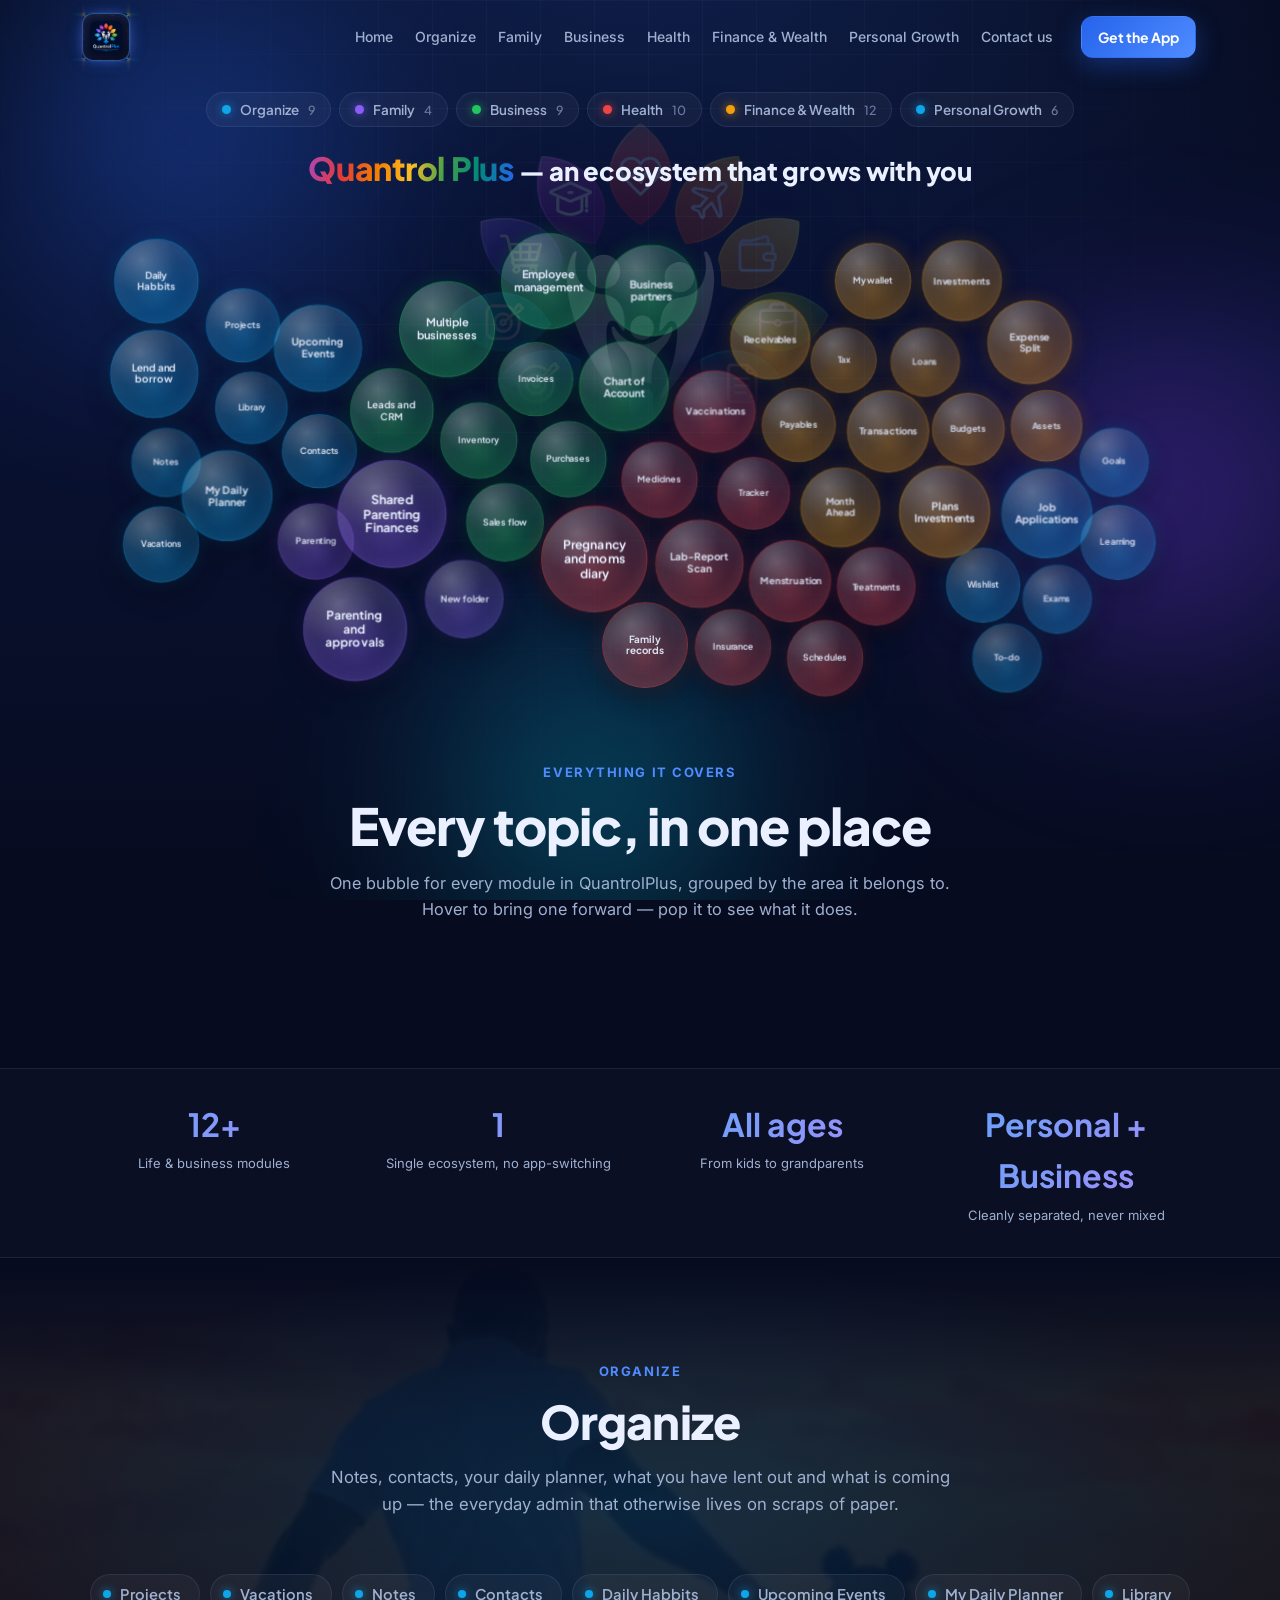
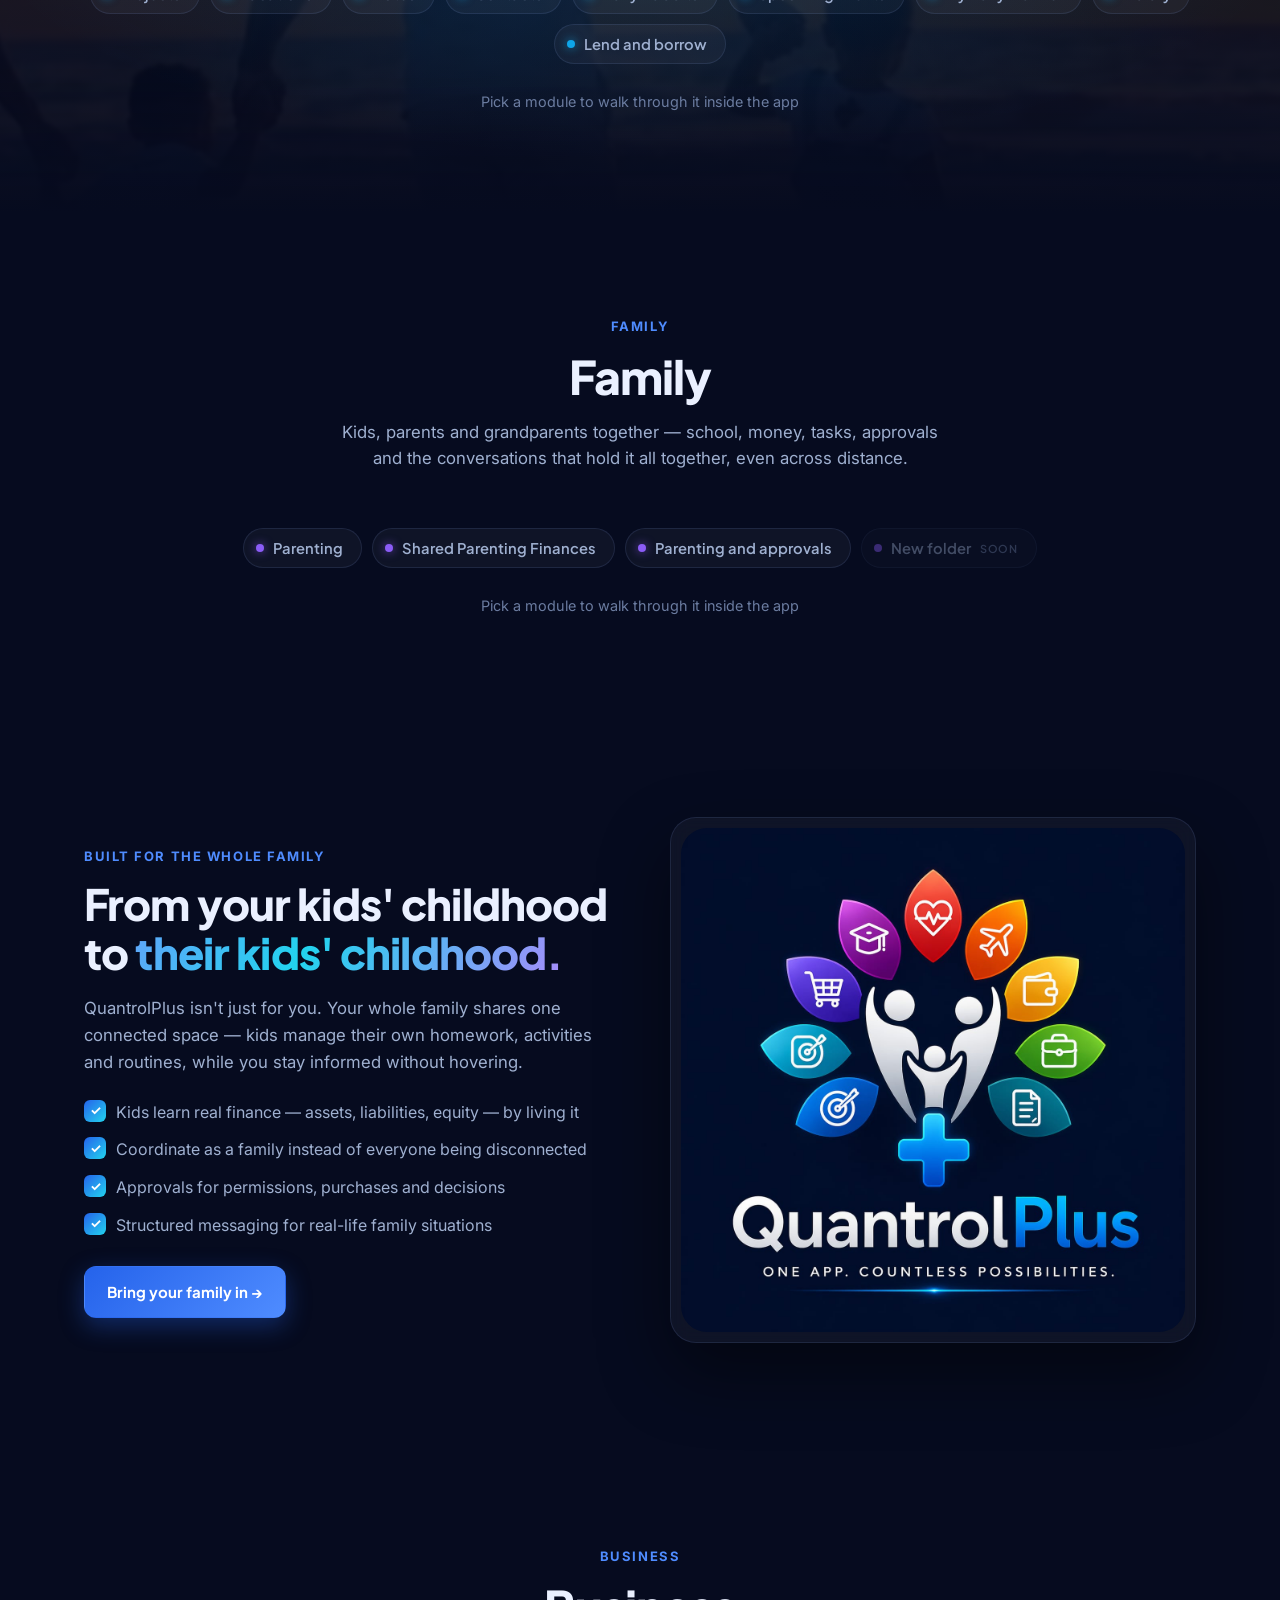
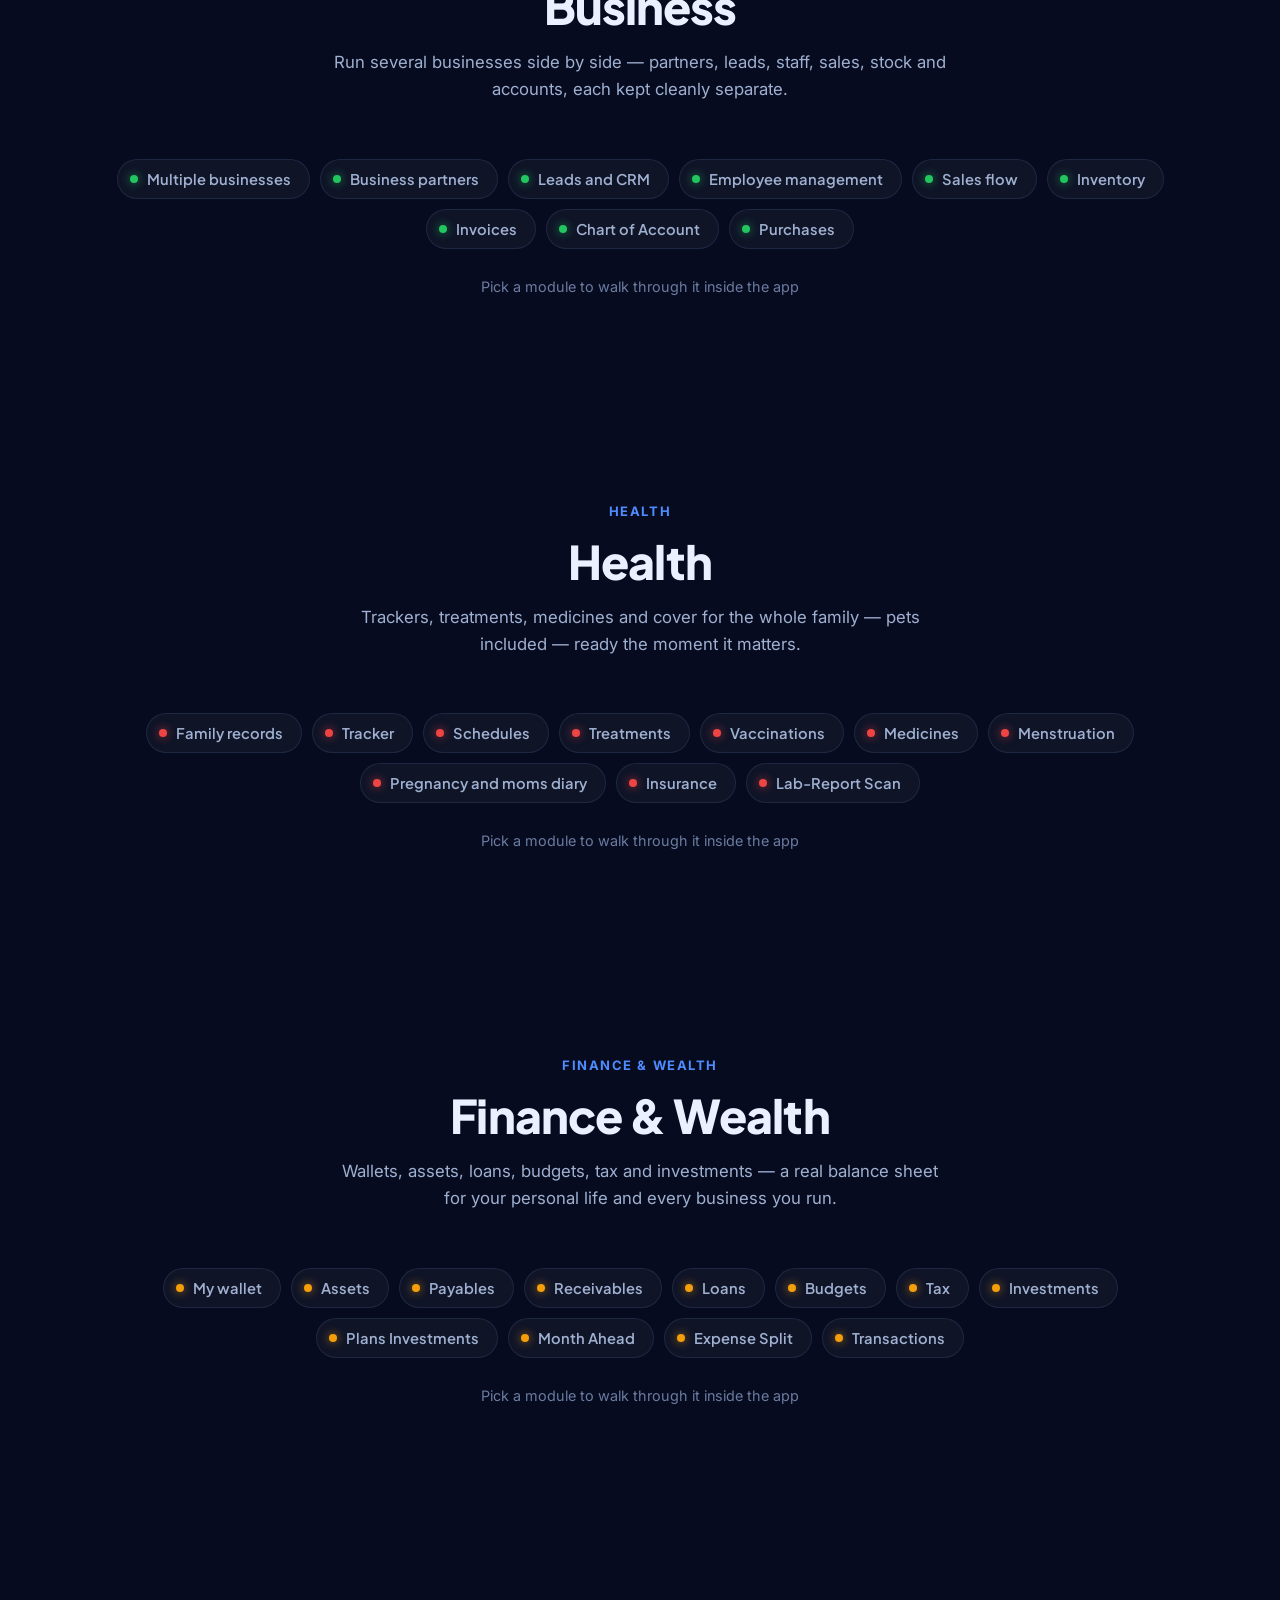
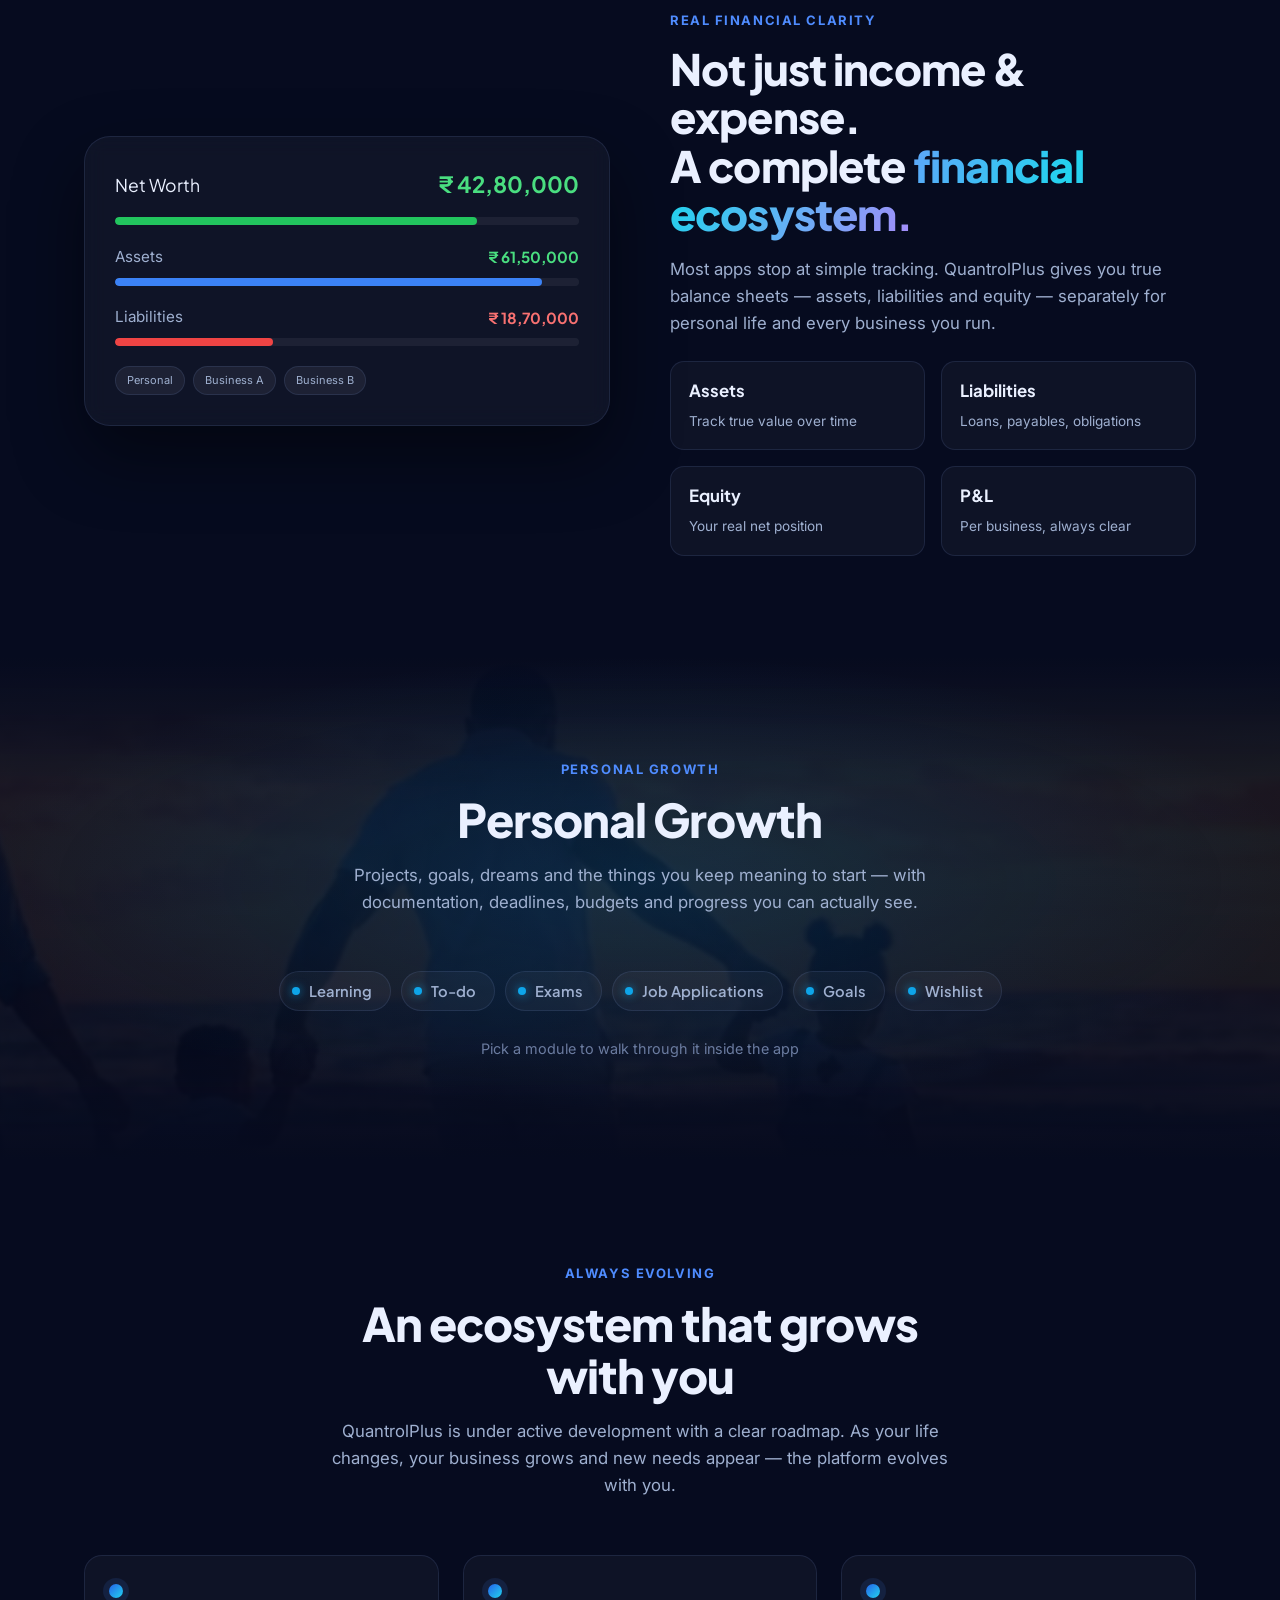
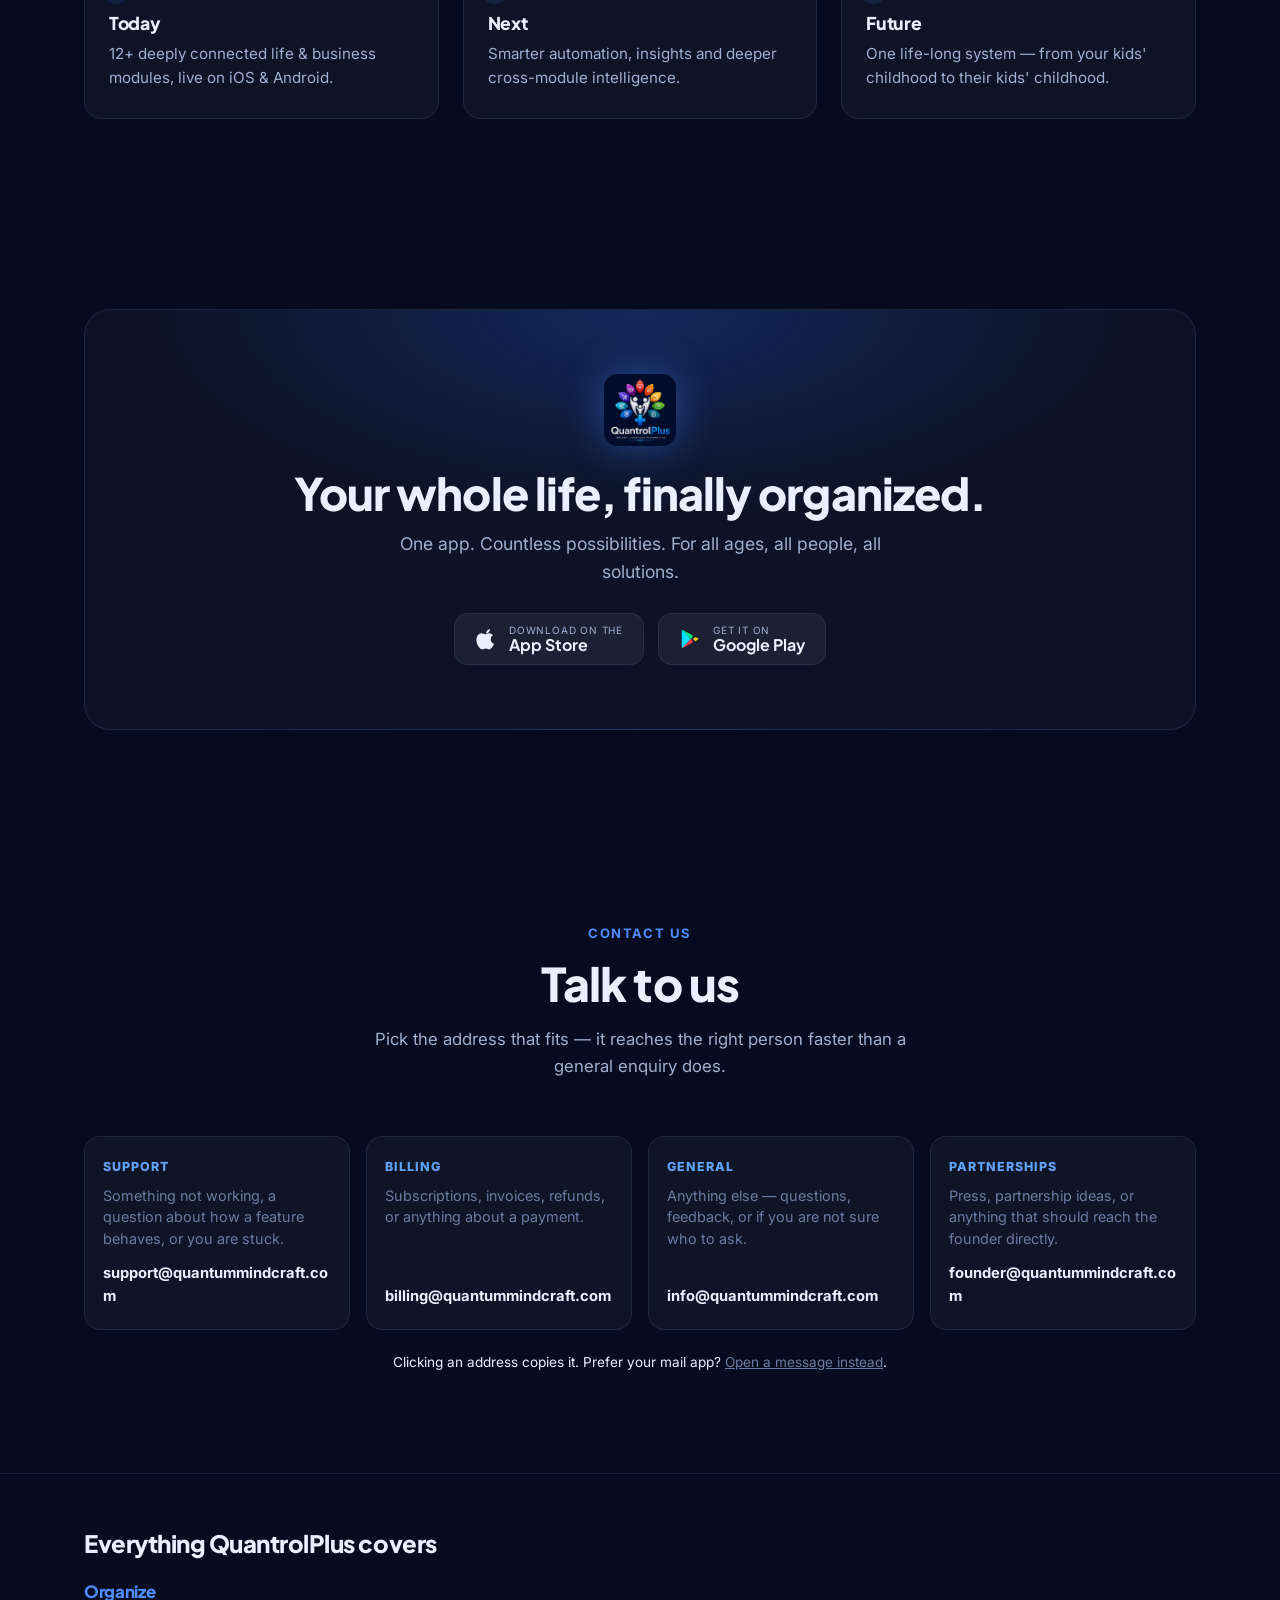
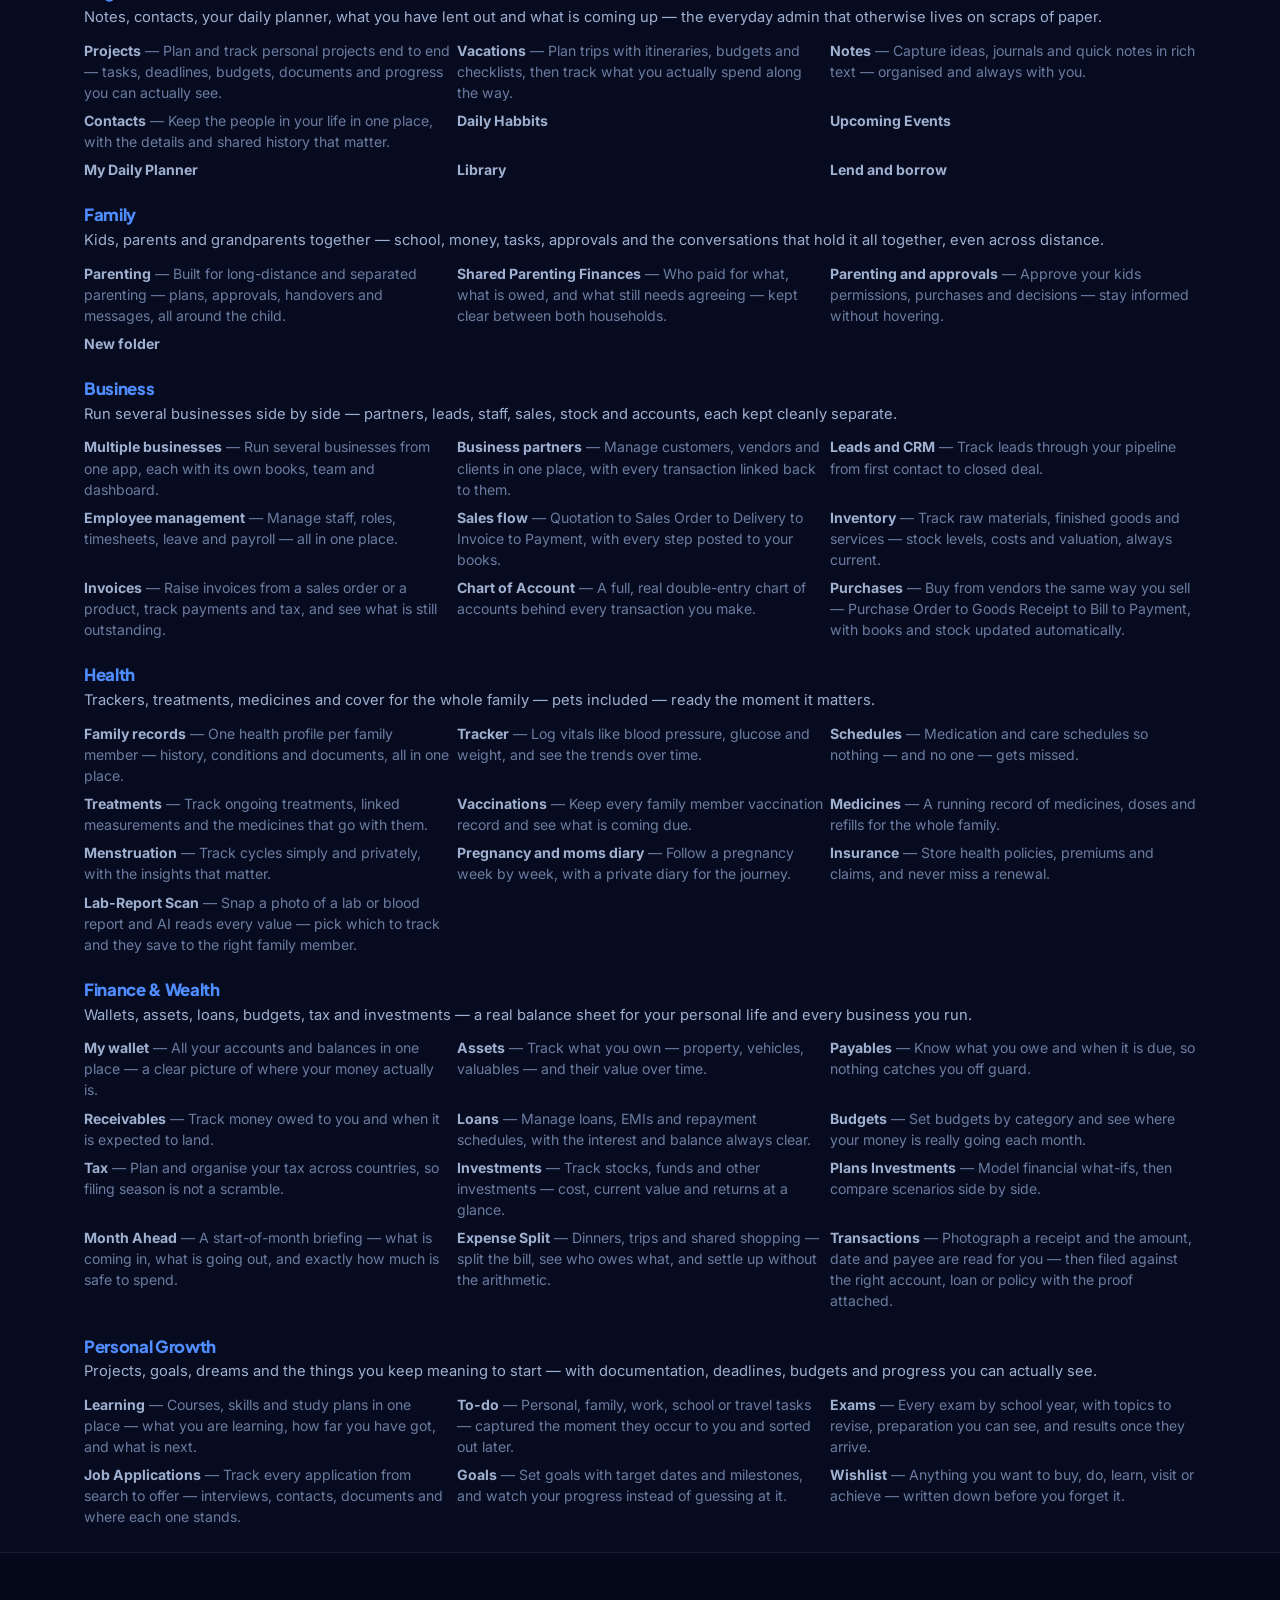
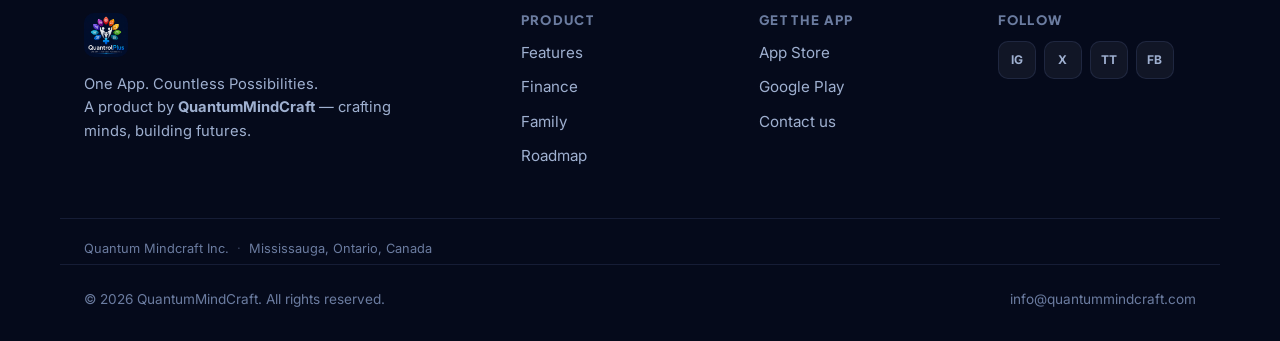
<file: public/index.html>
<!DOCTYPE html>
<html lang="en">
<head>
  <meta charset="UTF-8" />
  <meta name="viewport" content="width=device-width, initial-scale=1.0" />
  <title>QuantrolPlus — One App. Countless Possibilities.</title>
  <meta name="description" content="QuantrolPlus is the all-in-one super app to organize your entire life and business — finance, health, family, assets, trips, employees, projects and more. One App. Countless Possibilities." />
  <meta name="theme-color" content="#0A1233" />
  <meta name="author" content="QuantumMindCraft" />

  <!-- Open Graph / Social -->
  <meta property="og:type" content="website" />
  <meta property="og:title" content="QuantrolPlus — One App. Countless Possibilities." />
  <meta property="og:description" content="Organize your entire life and business in one place. Finance, health, family, assets, trips, employees and more." />
  <meta property="og:image" content="https://quantummindcraft.com/assets/images/logo-dark.jpeg" />
  <meta property="og:url" content="https://quantummindcraft.com" />
  <meta name="twitter:card" content="summary_large_image" />
  <meta name="twitter:title" content="QuantrolPlus — One App. Countless Possibilities." />
  <meta name="twitter:description" content="Organize your entire life and business in one place." />
  <meta name="twitter:image" content="https://quantummindcraft.com/assets/images/logo-dark.jpeg" />

  <link rel="icon" type="image/png" href="assets/images/logo-white.png" />
  <link rel="apple-touch-icon" href="assets/images/logo-white.png" />

  <!-- Fonts -->
  <link rel="preconnect" href="https://fonts.googleapis.com" />
  <link rel="preconnect" href="https://fonts.gstatic.com" crossorigin />
  <link href="https://fonts.googleapis.com/css2?family=Plus+Jakarta+Sans:wght@400;500;600;700;800&family=Inter:wght@400;500;600&display=swap" rel="stylesheet" />

  <!-- ?v= is a cache buster: bump it whenever styles.css or script.js changes -->
  <link rel="stylesheet" href="styles.css?v=33" />
</head>
<body>
  <!-- ===== Animated background ===== -->
  <div class="bg-aurora" aria-hidden="true">
    <span class="blob blob-1"></span>
    <span class="blob blob-2"></span>
    <span class="blob blob-3"></span>
    <div class="grid-overlay"></div>
  </div>

  <!-- ===== Navbar ===== -->
  <header class="nav" id="nav">
    <div class="container nav-inner">
      <a href="#top" class="brand" aria-label="QuantrolPlus home">
        <span class="scene brand-scene" aria-hidden="true">
          <span class="cube">
            <span class="face" style="--c:#3B82F6"><img src="assets/images/logo-dark.jpeg" alt="" class="face-logo" /></span>
            <span class="face" style="--c:#F59E0B"><img src="assets/images/logo-dark.jpeg" alt="" class="face-logo" /></span>
            <span class="face" style="--c:#8B5CF6"><img src="assets/images/logo-dark.jpeg" alt="" class="face-logo" /></span>
            <span class="face" style="--c:#EF4444"><img src="assets/images/logo-dark.jpeg" alt="" class="face-logo" /></span>
            <span class="face" style="--c:#22C55E"><img src="assets/images/logo-dark.jpeg" alt="" class="face-logo" /></span>
            <span class="face" style="--c:#06B6D4"><img src="assets/images/logo-dark.jpeg" alt="" class="face-logo" /></span>
          </span>
          <span class="cube-glow"></span>
        </span>
      </a>
      <nav class="nav-links" id="navLinks" aria-label="Primary">
        <a href="#top">Home</a>
        <a href="#contact" data-nav-tail>Contact us</a>
      </nav>
      <!-- Points at /get rather than the #download section: the smart link
           sends a phone straight to its own store, which is one tap instead of
           three, and counts the click under "site-header" so this button's
           worth is measurable rather than assumed.

           Two labels, one button. "Get the App" needs the room a desktop has;
           on a phone the same button has to share a 74px bar with the logo and
           the menu, so it becomes "Install". Same link, same counter. -->
      <div class="nav-cta">
        <a href="/get?c=site-header" class="btn btn-primary btn-sm nav-install">
          <span class="cta-long">Get the App</span>
          <span class="cta-short">Install</span>
        </a>
      </div>
      <button class="nav-toggle" id="navToggle" aria-label="Toggle menu" aria-expanded="false">
        <span></span><span></span><span></span>
      </button>
    </div>
    <div class="mobile-menu" id="mobileMenu">
      <a href="#top">Home</a>
      <a href="#contact" data-nav-tail>Contact us</a>
      <!-- Its own campaign, so the menu and the always-visible header button
           can be told apart. If nobody ever opens the menu to install, that is
           worth knowing. -->
      <a href="/get?c=site-menu" class="btn btn-primary">Get the App</a>
    </div>
  </header>

  <main id="top">
    <!-- ===== Topic bubbles ===== -->
    <!-- The bubbles, the legend and the detail card are all generated from
         public/content/ by script.js — one bubble per module folder. -->
    <section class="section topics" id="topics">
      <div class="container">
        <div class="topic-legend reveal" id="topicLegend" role="group" aria-label="Show or hide an area"></div>
        <p class="topic-tagline reveal"><span class="brand-rainbow">Quantrol Plus</span> — an ecosystem that grows with you</p>
        <div class="topic-wrap reveal">
          <div class="topic-sizer">
            <div class="topic-field" id="topicField">
              <div class="topic-3d" id="topic3d"></div>
            </div>
          </div>
        </div>
        <p class="topic-swipe">Swipe sideways to see them all</p>
        <div class="section-head topic-head reveal">
          <span class="eyebrow">Everything it covers</span>
          <h1>Every topic, in one place</h1>
        </div>
        <div class="topic-detail reveal" id="topicDetail" aria-live="polite"></div>
      </div>
    </section>

    <!-- ===== Problem / value strip ===== -->
    <section class="value-strip">
      <div class="container value-grid">
        <div class="value-item reveal"><strong>12+</strong><span>Life &amp; business modules</span></div>
        <div class="value-item reveal"><strong>1</strong><span>Single ecosystem, no app-switching</span></div>
        <div class="value-item reveal"><strong>All ages</strong><span>From kids to grandparents</span></div>
        <div class="value-item reveal"><strong>Personal + Business</strong><span>Cleanly separated, never mixed</span></div>
      </div>
    </section>

    <!-- ===== Features ===== -->
    <!-- Feature sections are generated from public/content/ by script.js -->
    <div id="featureSections"></div>





    

    

    <!-- ===== Future / Roadmap ===== -->
    <section class="section future" id="future">
      <div class="container">
        <div class="section-head reveal">
          <span class="eyebrow">Always evolving</span>
          <h2>An ecosystem that grows with you</h2>
          <p>QuantrolPlus is under active development with a clear roadmap. As your life changes, your business grows and new needs appear — the platform evolves with you.</p>
        </div>
        <div class="future-line reveal">
          <div class="future-step"><span class="dot"></span><h4>Today</h4><p>12+ deeply connected life &amp; business modules, live on iOS &amp; Android.</p></div>
          <div class="future-step"><span class="dot"></span><h4>Next</h4><p>Smarter automation, insights and deeper cross-module intelligence.</p></div>
          <div class="future-step"><span class="dot"></span><h4>Future</h4><p>One life-long system — from your kids' childhood to their kids' childhood.</p></div>
        </div>
      </div>
    </section>

    <!-- ===== Download CTA ===== -->
    <section class="section cta-section" id="download">
      <div class="container">
        <div class="cta-card reveal">
          <img src="assets/images/logo-dark.jpeg" alt="QuantrolPlus" class="cta-logo" />
          <h2>Your whole life, finally organized.</h2>
          <p>One app. Countless possibilities. For all ages, all people, all solutions.</p>
          <div class="hero-actions center">
            <a href="https://apps.apple.com/app/id6759055918" target="_blank" rel="noopener" class="store-badge">
              <svg viewBox="0 0 24 24" width="22" height="22" fill="currentColor" aria-hidden="true"><path d="M16.365 1.43c0 1.14-.42 2.2-1.12 3-.77.9-2.03 1.6-3.07 1.52-.13-1.1.44-2.27 1.1-3.02.75-.86 2.06-1.5 3.09-1.5zM20.9 17.2c-.53 1.2-.78 1.74-1.46 2.8-.95 1.48-2.29 3.32-3.95 3.33-1.47.02-1.85-.96-3.85-.95-2 .01-2.42.97-3.9.96-1.66-.01-2.93-1.67-3.88-3.14-2.66-4.13-2.94-8.98-1.3-11.55C3.72 6.9 5.5 5.85 7.16 5.85c1.7 0 2.77.96 4.18.96 1.36 0 2.19-.96 4.16-.96 1.48 0 3.05.8 4.17 2.19-3.66 2-3.07 7.23.23 9.16z"/></svg>
              <span><small>Download on the</small><strong>App Store</strong></span>
            </a>
            <a href="https://play.google.com/store/apps/details?id=com.mycompany.routinemashup" target="_blank" rel="noopener" class="store-badge">
              <svg viewBox="0 0 24 24" width="22" height="22" aria-hidden="true"><path fill="#00E1FF" d="M3.6 2.2 13.1 12 3.6 21.8c-.4-.2-.6-.6-.6-1.1V3.3c0-.5.2-.9.6-1.1z"/><path fill="#00F076" d="M13.1 12 3.6 2.2c.2-.1.5-.1.8 0l11 6.2-2.3 3.6z"/><path fill="#FFCF00" d="m17.7 9.7 2.9 1.6c.6.4.6 1.3 0 1.6l-2.9 1.6-2.4-2.5 2.4-2.3z"/><path fill="#FF3A44" d="M13.1 12l2.3 3.6-11 6.2c-.3.1-.6.1-.8 0L13.1 12z"/></svg>
              <span><small>GET IT ON</small><strong>Google Play</strong></span>
            </a>
          </div>
        </div>
      </div>
    </section>

    <!-- ===== Contact ===== -->
    <section class="section contact-sec" id="contact">
      <div class="container section-head reveal">
        <span class="eyebrow">Contact us</span>
        <h2>Talk to us</h2>
        <p>Pick the address that fits — it reaches the right person faster than a
          general enquiry does.</p>
      </div>

      <!-- Four addresses, each with the one thing it is for. Every address
           copies to the clipboard rather than firing a mailto:, because on a
           desktop with no mail client configured mailto: only offers to set one
           up, which is where most visitors gave up. -->
      <div class="container contact-grid reveal">
        <div class="contact-card">
          <span class="contact-role">Support</span>
          <p class="contact-when">Something not working, a question about how a
            feature behaves, or you are stuck.</p>
          <button class="copy-mail contact-mail" type="button"
                  data-copy="support@quantummindcraft.com">
            <span class="copy-mail-label">support@quantummindcraft.com</span>
          </button>
        </div>

        <div class="contact-card">
          <span class="contact-role">Billing</span>
          <p class="contact-when">Subscriptions, invoices, refunds, or anything
            about a payment.</p>
          <button class="copy-mail contact-mail" type="button"
                  data-copy="billing@quantummindcraft.com">
            <span class="copy-mail-label">billing@quantummindcraft.com</span>
          </button>
        </div>

        <div class="contact-card">
          <span class="contact-role">General</span>
          <p class="contact-when">Anything else — questions, feedback, or if you
            are not sure who to ask.</p>
          <button class="copy-mail contact-mail" type="button"
                  data-copy="info@quantummindcraft.com">
            <span class="copy-mail-label">info@quantummindcraft.com</span>
          </button>
        </div>

        <div class="contact-card">
          <span class="contact-role">Partnerships</span>
          <p class="contact-when">Press, partnership ideas, or anything that
            should reach the founder directly.</p>
          <button class="copy-mail contact-mail" type="button"
                  data-copy="founder@quantummindcraft.com">
            <span class="copy-mail-label">founder@quantummindcraft.com</span>
          </button>
        </div>
      </div>

      <p class="container copy-mail-alt contact-alt">
        Clicking an address copies it. Prefer your mail app?
        <a href="mailto:info@quantummindcraft.com">Open a message instead</a>.
      </p>
    </section>
  </main>

  <!-- ===== Footer ===== -->
  <!-- Generated by tools/build-content.js from the same folders that produce
       content.json. Do not edit between the markers — it is overwritten on
       every deploy. It exists because the rest of the page is built by
       JavaScript, and Google reported the site as "Crawled — currently not
       indexed": a crawler was receiving a shell. This is real, visible copy,
       not hidden text; cloaking is punished, and an index of what the app
       covers is useful to a reader anyway. -->
  <!-- BUILD:INDEX -->
<section class="site-index" aria-label="Everything QuantrolPlus covers">
<div class="container">
<h2>Everything QuantrolPlus covers</h2>
<div class="site-index-group">
<h3>Organize</h3>
<p>Notes, contacts, your daily planner, what you have lent out and what is coming up — the everyday admin that otherwise lives on scraps of paper.</p>
<ul>
<li><strong>Projects</strong> — Plan and track personal projects end to end — tasks, deadlines, budgets, documents and progress you can actually see.</li>
<li><strong>Vacations</strong> — Plan trips with itineraries, budgets and checklists, then track what you actually spend along the way.</li>
<li><strong>Notes</strong> — Capture ideas, journals and quick notes in rich text — organised and always with you.</li>
<li><strong>Contacts</strong> — Keep the people in your life in one place, with the details and shared history that matter.</li>
<li><strong>Daily Habbits</strong></li>
<li><strong>Upcoming Events</strong></li>
<li><strong>My Daily Planner</strong></li>
<li><strong>Library</strong></li>
<li><strong>Lend and borrow</strong></li>
</ul></div>
<div class="site-index-group">
<h3>Family</h3>
<p>Kids, parents and grandparents together — school, money, tasks, approvals and the conversations that hold it all together, even across distance.</p>
<ul>
<li><strong>Parenting</strong> — Built for long-distance and separated parenting — plans, approvals, handovers and messages, all around the child.</li>
<li><strong>Shared Parenting Finances</strong> — Who paid for what, what is owed, and what still needs agreeing — kept clear between both households.</li>
<li><strong>Parenting and approvals</strong> — Approve your kids permissions, purchases and decisions — stay informed without hovering.</li>
<li><strong>New folder</strong></li>
</ul></div>
<div class="site-index-group">
<h3>Business</h3>
<p>Run several businesses side by side — partners, leads, staff, sales, stock and accounts, each kept cleanly separate.</p>
<ul>
<li><strong>Multiple businesses</strong> — Run several businesses from one app, each with its own books, team and dashboard.</li>
<li><strong>Business partners</strong> — Manage customers, vendors and clients in one place, with every transaction linked back to them.</li>
<li><strong>Leads and CRM</strong> — Track leads through your pipeline from first contact to closed deal.</li>
<li><strong>Employee management</strong> — Manage staff, roles, timesheets, leave and payroll — all in one place.</li>
<li><strong>Sales flow</strong> — Quotation to Sales Order to Delivery to Invoice to Payment, with every step posted to your books.</li>
<li><strong>Inventory</strong> — Track raw materials, finished goods and services — stock levels, costs and valuation, always current.</li>
<li><strong>Invoices</strong> — Raise invoices from a sales order or a product, track payments and tax, and see what is still outstanding.</li>
<li><strong>Chart of Account</strong> — A full, real double-entry chart of accounts behind every transaction you make.</li>
<li><strong>Purchases</strong> — Buy from vendors the same way you sell — Purchase Order to Goods Receipt to Bill to Payment, with books and stock updated automatically.</li>
</ul></div>
<div class="site-index-group">
<h3>Health</h3>
<p>Trackers, treatments, medicines and cover for the whole family — pets included — ready the moment it matters.</p>
<ul>
<li><strong>Family records</strong> — One health profile per family member — history, conditions and documents, all in one place.</li>
<li><strong>Tracker</strong> — Log vitals like blood pressure, glucose and weight, and see the trends over time.</li>
<li><strong>Schedules</strong> — Medication and care schedules so nothing — and no one — gets missed.</li>
<li><strong>Treatments</strong> — Track ongoing treatments, linked measurements and the medicines that go with them.</li>
<li><strong>Vaccinations</strong> — Keep every family member vaccination record and see what is coming due.</li>
<li><strong>Medicines</strong> — A running record of medicines, doses and refills for the whole family.</li>
<li><strong>Menstruation</strong> — Track cycles simply and privately, with the insights that matter.</li>
<li><strong>Pregnancy and moms diary</strong> — Follow a pregnancy week by week, with a private diary for the journey.</li>
<li><strong>Insurance</strong> — Store health policies, premiums and claims, and never miss a renewal.</li>
<li><strong>Lab-Report Scan</strong> — Snap a photo of a lab or blood report and AI reads every value — pick which to track and they save to the right family member.</li>
</ul></div>
<div class="site-index-group">
<h3>Finance &amp; Wealth</h3>
<p>Wallets, assets, loans, budgets, tax and investments — a real balance sheet for your personal life and every business you run.</p>
<ul>
<li><strong>My wallet</strong> — All your accounts and balances in one place — a clear picture of where your money actually is.</li>
<li><strong>Assets</strong> — Track what you own — property, vehicles, valuables — and their value over time.</li>
<li><strong>Payables</strong> — Know what you owe and when it is due, so nothing catches you off guard.</li>
<li><strong>Receivables</strong> — Track money owed to you and when it is expected to land.</li>
<li><strong>Loans</strong> — Manage loans, EMIs and repayment schedules, with the interest and balance always clear.</li>
<li><strong>Budgets</strong> — Set budgets by category and see where your money is really going each month.</li>
<li><strong>Tax</strong> — Plan and organise your tax across countries, so filing season is not a scramble.</li>
<li><strong>Investments</strong> — Track stocks, funds and other investments — cost, current value and returns at a glance.</li>
<li><strong>Plans Investments</strong> — Model financial what-ifs, then compare scenarios side by side.</li>
<li><strong>Month Ahead</strong> — A start-of-month briefing — what is coming in, what is going out, and exactly how much is safe to spend.</li>
<li><strong>Expense Split</strong> — Dinners, trips and shared shopping — split the bill, see who owes what, and settle up without the arithmetic.</li>
<li><strong>Transactions</strong> — Photograph a receipt and the amount, date and payee are read for you — then filed against the right account, loan or policy with the proof attached.</li>
</ul></div>
<div class="site-index-group">
<h3>Personal Growth</h3>
<p>Projects, goals, dreams and the things you keep meaning to start — with documentation, deadlines, budgets and progress you can actually see.</p>
<ul>
<li><strong>Learning</strong> — Courses, skills and study plans in one place — what you are learning, how far you have got, and what is next.</li>
<li><strong>To-do</strong> — Personal, family, work, school or travel tasks — captured the moment they occur to you and sorted out later.</li>
<li><strong>Exams</strong> — Every exam by school year, with topics to revise, preparation you can see, and results once they arrive.</li>
<li><strong>Job Applications</strong> — Track every application from search to offer — interviews, contacts, documents and where each one stands.</li>
<li><strong>Goals</strong> — Set goals with target dates and milestones, and watch your progress instead of guessing at it.</li>
<li><strong>Wishlist</strong> — Anything you want to buy, do, learn, visit or achieve — written down before you forget it.</li>
</ul></div>
</div></section>
<!-- /BUILD:INDEX -->

  <footer class="footer">
    <div class="container footer-inner">
      <div class="footer-brand">
        <img src="assets/images/logo-dark.jpeg" alt="QuantrolPlus" class="footer-logo" />
        <p>One App. Countless Possibilities.<br />A product by <strong>QuantumMindCraft</strong> — crafting minds, building futures.</p>
      </div>
      <div class="footer-col">
        <h5>Product</h5>
        <a href="#features">Features</a>
        <a href="#finance">Finance</a>
        <a href="#family">Family</a>
        <a href="#future">Roadmap</a>
      </div>
      <div class="footer-col">
        <h5>Get the app</h5>
        <a href="https://apps.apple.com/app/id6759055918" target="_blank" rel="noopener">App Store</a>
        <a href="https://play.google.com/store/apps/details?id=com.mycompany.routinemashup" target="_blank" rel="noopener">Google Play</a>
        <a href="#contact">Contact us</a>
      </div>
      <div class="footer-col">
        <h5>Follow</h5>
        <!-- Real accounts only. These were all href="#" — six icons that
             looked like links and went nowhere, on the page that ranks first
             for the company name. Someone who read the site, liked it and
             tapped one got nothing, which is worse than not offering the icon.
             YouTube and LinkedIn are omitted rather than left dead; add them
             back when there is something to point at. -->
        <div class="socials">
          <a href="https://www.instagram.com/quantrolplusofficial/"
             target="_blank" rel="noopener noreferrer" aria-label="Instagram">IG</a>
          <a href="https://x.com/qmcsolutions"
             target="_blank" rel="noopener noreferrer" aria-label="X">X</a>
          <a href="https://www.tiktok.com/@quantrolplus"
             target="_blank" rel="noopener noreferrer" aria-label="TikTok">TT</a>
          <a href="https://www.facebook.com/profile.php?id=61594300986540"
             target="_blank" rel="noopener noreferrer" aria-label="Facebook">FB</a>
        </div>
      </div>
    </div>
    <!-- Legal entity details. Standard for an incorporated company, and
         specifically what Dun & Bradstreet could not find when they rejected
         the D-U-N-S request: "external sources show no listing that matches
         the provided business name and address". A verifiable public record
         tying the registered name to the corporation number is exactly the
         external source that check looks for.

         Schema.org markup so search engines and verification services can read
         it as structured data rather than having to parse prose. -->
    <div class="container footer-legal" itemscope itemtype="https://schema.org/Organization">
      <span itemprop="legalName">Quantum Mindcraft Inc.</span>
      <span class="sep" aria-hidden="true">·</span>
      <span itemprop="address" itemscope itemtype="https://schema.org/PostalAddress">
        <span itemprop="addressLocality">Mississauga</span>,
        <span itemprop="addressRegion">Ontario</span>,
        <span itemprop="addressCountry">Canada</span>
      </span>
      <meta itemprop="email" content="info@quantummindcraft.com">
      <meta itemprop="url" content="https://quantummindcraft.com">
    </div>

    <div class="container footer-bottom">
      <span>© <span id="year"></span> QuantumMindCraft. All rights reserved.</span>
      <button class="copy-mail copy-mail-plain" type="button"
              data-copy="info@quantummindcraft.com">
        <span class="copy-mail-label">info@quantummindcraft.com</span>
      </button>
    </div>
  </footer>

  <!-- ===== Fullscreen feature stage (populated by script.js) ===== -->
  <div class="stage" id="featureStage" role="dialog" aria-modal="true" aria-labelledby="stageFeature" hidden>
    <div class="stage-bg" id="stageBg" aria-hidden="true"></div>

    <!-- Top-left escape hatch. The Close button at the bottom does the same
         thing, but people arriving here from a bubble look for a back arrow. -->
    <button class="stage-back" id="stageBack">
      <svg viewBox="0 0 24 24" fill="none" stroke="currentColor" stroke-width="2.2" stroke-linecap="round" stroke-linejoin="round"><path d="M15 5l-7 7 7 7"/></svg>
      Back
    </button>

    <button class="stage-close" id="stageClose">
      <svg viewBox="0 0 24 24" fill="none" stroke="currentColor" stroke-width="2.2" stroke-linecap="round"><path d="M6 6l12 12M18 6L6 18"/></svg>
      Close
    </button>

    <div class="stage-inner">
      <div class="stage-copy">
        <span class="stage-label">
          <i id="stageIcon" aria-hidden="true"></i>
          <span id="stageFeature"></span>
        </span>
        <div class="stage-text" id="stageText"></div>
      </div>
      <div class="stage-media">
        <div class="stage-phone" id="stagePhone"></div>
      </div>
    </div>

    <div class="stage-nav">
      <span id="stageIndex">01</span>
      <span class="stage-sep"><i id="stageBar"></i></span>
      <span class="stage-total" id="stageTotal">01</span>
      <div class="stage-arrows">
        <button class="stage-arrow" id="stagePrev" aria-label="Previous screen">
          <svg viewBox="0 0 24 24" width="20" height="20" fill="none" stroke="currentColor" stroke-width="2.2" stroke-linecap="round" stroke-linejoin="round"><path d="M15 5l-7 7 7 7"/></svg>
        </button>
        <button class="stage-arrow" id="stageNext" aria-label="Next screen">
          <svg viewBox="0 0 24 24" width="20" height="20" fill="none" stroke="currentColor" stroke-width="2.2" stroke-linecap="round" stroke-linejoin="round"><path d="M9 5l7 7-7 7"/></svg>
        </button>
      </div>
    </div>

    <div class="stage-hint" aria-hidden="true">Scroll <span></span> to explore</div>
  </div>

  <script src="script.js?v=31"></script>
</body>
</html>
</file>
<file: public/styles.css>
/* ===================================================================
   QuantrolPlus — Landing page styles (Dark Premium)
   Brand palette derived from the logo.
=================================================================== */
:root {
  --navy-900: #060B1F;
  --navy-800: #0A1233;
  --navy-700: #0E1A44;
  --navy-600: #142255;
  --blue: #3B82F6;
  --blue-bright: #2563EB;
  --blue-glow: #4F8CFF;
  --cyan: #22D3EE;
  --text: #EAF0FF;
  --text-dim: #9FB0D0;
  --text-faint: #6B7CA0;
  --border: rgba(120, 150, 220, 0.14);
  --card: rgba(255, 255, 255, 0.035);
  --card-hover: rgba(255, 255, 255, 0.06);
  --radius: 18px;
  --radius-lg: 26px;
  --maxw: 1160px;
  --font: 'Plus Jakarta Sans', system-ui, sans-serif;
  --font-body: 'Inter', system-ui, sans-serif;
}

* { margin: 0; padding: 0; box-sizing: border-box; }
html { scroll-behavior: smooth; scroll-padding-top: 90px; }
body {
  font-family: var(--font-body);
  background: var(--navy-900);
  color: var(--text);
  line-height: 1.6;
  overflow-x: hidden;
  -webkit-font-smoothing: antialiased;
}
h1, h2, h3, h4, h5 { font-family: var(--font); line-height: 1.12; letter-spacing: -0.02em; font-weight: 800; }
a { color: inherit; text-decoration: none; }
img { max-width: 100%; display: block; }
.container { width: 100%; max-width: var(--maxw); margin: 0 auto; padding: 0 24px; }

/* ===== Animated background ===== */
.bg-aurora { position: fixed; inset: 0; z-index: -2; overflow: hidden; background:
  radial-gradient(1200px 800px at 50% -10%, #10214f 0%, transparent 60%),
  linear-gradient(180deg, var(--navy-900), var(--navy-800) 40%, var(--navy-900)); }
.blob { position: absolute; border-radius: 50%; filter: blur(90px); opacity: 0.5; animation: float 22s ease-in-out infinite; }
.blob-1 { width: 520px; height: 520px; top: -120px; left: -80px; background: radial-gradient(circle, #2563EB, transparent 70%); }
.blob-2 { width: 460px; height: 460px; top: 30%; right: -120px; background: radial-gradient(circle, #7C3AED, transparent 70%); animation-delay: -7s; }
.blob-3 { width: 420px; height: 420px; bottom: -100px; left: 30%; background: radial-gradient(circle, #06B6D4, transparent 70%); animation-delay: -14s; }
.grid-overlay { position: absolute; inset: 0; background-image:
  linear-gradient(rgba(120,150,220,.05) 1px, transparent 1px),
  linear-gradient(90deg, rgba(120,150,220,.05) 1px, transparent 1px);
  background-size: 54px 54px; mask-image: radial-gradient(ellipse at 50% 0, #000 20%, transparent 75%); }
@keyframes float { 0%,100% { transform: translate(0,0) scale(1); } 50% { transform: translate(30px,-40px) scale(1.08); } }

/* ===== Navbar ===== */
.nav { position: fixed; top: 0; left: 0; right: 0; z-index: 100; transition: background .3s, backdrop-filter .3s, border-color .3s; border-bottom: 1px solid transparent; }
.nav.scrolled { background: rgba(8, 14, 36, 0.72); backdrop-filter: blur(16px); border-bottom: 1px solid var(--border); }
.nav-inner { display: flex; align-items: center; justify-content: space-between; height: 74px; gap: 20px; }
.brand { display: flex; align-items: center; flex: 0 0 auto; }
.nav-links { display: flex; gap: 22px; margin-left: auto; }
.nav-links a { color: var(--text-dim); font-size: 14px; white-space: nowrap; font-weight: 500; transition: color .2s; }
.nav-links a:hover { color: var(--text); }
.nav-cta { margin-left: 8px; }
/* Desktop shows the full label; the short one only appears on a phone. */
.cta-short { display: none; }
.cta-long  { display: inline; }
.nav-toggle { display: none; flex-direction: column; gap: 5px; background: none; border: 0; cursor: pointer; padding: 8px; }
.nav-toggle span { width: 24px; height: 2px; background: var(--text); border-radius: 2px; transition: .3s; }
.nav-toggle.open span:nth-child(1) { transform: translateY(7px) rotate(45deg); }
.nav-toggle.open span:nth-child(2) { opacity: 0; }
.nav-toggle.open span:nth-child(3) { transform: translateY(-7px) rotate(-45deg); }
.mobile-menu { display: none; flex-direction: column; gap: 6px; padding: 12px 24px 22px; background: rgba(8,14,36,.96); backdrop-filter: blur(16px); border-bottom: 1px solid var(--border); }
.mobile-menu a { padding: 12px 4px; color: var(--text-dim); font-weight: 500; border-bottom: 1px solid var(--border); }
.mobile-menu a.btn { border: 0; margin-top: 8px; text-align: center; }
.mobile-menu.open { display: flex; }

/* ===== Buttons ===== */
.btn { display: inline-flex; align-items: center; justify-content: center; gap: 8px; font-family: var(--font); font-weight: 700; border-radius: 12px; padding: 13px 22px; font-size: 15px; cursor: pointer; border: 1px solid transparent; transition: transform .2s, box-shadow .2s, background .2s; }
.btn-sm { padding: 9px 16px; font-size: 14px; }
.btn-primary { background: linear-gradient(135deg, var(--blue-bright), var(--blue-glow)); color: #fff; box-shadow: 0 8px 24px rgba(37,99,235,.35); }
.btn-primary:hover { transform: translateY(-2px); box-shadow: 0 12px 34px rgba(37,99,235,.5); }

/* ===== Copy-to-clipboard address ===== */
/* Two of these are <button> so they can copy, but the footer one has to keep
   reading as plain text — a button there would shout for attention it does
   not need. */
.copy-mail { position: relative; }
.copy-mail .copy-mail-label { display: inline-block; min-width: 15ch; text-align: center; }
.copy-mail.copied { background: linear-gradient(135deg, #0f9d72, #12b886); box-shadow: 0 8px 24px rgba(16,163,114,.35); }

.copy-mail-plain { background: none; border: 0; padding: 0; font: inherit; color: inherit; cursor: pointer; transition: color .2s; }
.copy-mail-plain:hover { color: var(--text); text-decoration: underline; }
.copy-mail-plain.copied { background: none; box-shadow: none; color: #12b886; text-decoration: none; }
.copy-mail-plain .copy-mail-label { min-width: 0; }

/* Secondary escape hatch for anyone who does have a mail client. */
.copy-mail-alt { margin-top: 12px; font-size: .85rem; }
.copy-mail-alt a { color: var(--text-faint); text-decoration: underline; }
.copy-mail-alt a:hover { color: var(--text); }

/* ===== Contact routing ===== */
/* Four addresses, each with the one thing it is for. auto-fit means four
   across on a desktop and one per row on a phone, with no breakpoints. */
.contact-grid {
  display: grid; gap: 16px; margin-top: 28px;
  grid-template-columns: repeat(auto-fit, minmax(240px, 1fr));
}
.contact-card {
  display: flex; flex-direction: column; gap: 8px;
  padding: 20px 18px; border-radius: 16px;
  background: rgba(255,255,255,.04); border: 1px solid var(--border);
  text-align: left; transition: border-color .2s, background .2s, transform .2s;
}
.contact-card:hover {
  border-color: rgba(96,165,250,.45); background: rgba(255,255,255,.06);
  transform: translateY(-2px);
}
.contact-role {
  font-weight: 800; font-size: .78rem; letter-spacing: .08em;
  text-transform: uppercase; color: #60A5FA;
}
.contact-when {
  margin: 0; font-size: .9rem; line-height: 1.5; color: var(--text-faint);
  flex: 1;   /* pushes every address to the same baseline across the row */
}
/* The address is a button so it can copy, but it must read as a link. */
.contact-mail {
  background: none; border: 0; padding: 0; margin-top: 4px;
  font: inherit; font-weight: 700; font-size: .92rem;
  color: var(--text); cursor: pointer; text-align: left;
  word-break: break-all;   /* long addresses must not widen the card */
}
.contact-mail:hover { color: #60A5FA; }
.contact-mail.copied { color: #12b886; }
.contact-mail .copy-mail-label { min-width: 0; text-align: left; }

.contact-alt { text-align: center; margin-top: 22px; }

/* ===== Store badges ===== */
.store-badge { display: inline-flex; align-items: center; gap: 12px; padding: 11px 20px; border-radius: 14px; background: rgba(255,255,255,.06); border: 1px solid var(--border); color: var(--text); transition: transform .2s, background .2s, border-color .2s; }
.store-badge:hover { transform: translateY(-2px); background: rgba(255,255,255,.1); border-color: rgba(120,150,220,.35); }
.store-badge span { display: flex; flex-direction: column; line-height: 1.1; text-align: left; }
.store-badge small { font-size: 10px; text-transform: uppercase; letter-spacing: .08em; color: var(--text-dim); }
.store-badge strong { font-family: var(--font); font-size: 16px; }

/* ===== Shared bits the hero used to own ===== */
/* .gradient-text is used by the family _extra.html, .hero-actions by the CTA block. */
.gradient-text { background: linear-gradient(120deg, #60A5FA, #22D3EE 40%, #A78BFA); -webkit-background-clip: text; background-clip: text; color: transparent; }
.hero-actions { display: flex; gap: 14px; flex-wrap: wrap; justify-content: center; }
.hero-actions.center { margin-top: 26px; }

/* ===== Animated 3D logo cube ===== */
/* Size is driven by --size so the same cube can be reused at any scale (navbar). */
.scene { --size: 168px; --persp: 1000px; --spin: 18s;
  display: block; position: relative; margin-top: 64px; width: var(--size); height: var(--size); perspective: var(--persp); }
.cube { display: block; position: relative; width: var(--size); height: var(--size); transform-style: preserve-3d; animation: cube-spin var(--spin) linear infinite; }
.cube:hover { animation-play-state: paused; }
.face { position: absolute; inset: 0; display: flex; flex-direction: column; align-items: center; justify-content: center; gap: 12px; border-radius: 26px;
  background: linear-gradient(150deg, rgba(16,24,54,.94), rgba(8,12,32,.96));
  border: 1.5px solid color-mix(in srgb, var(--c) 60%, transparent);
  box-shadow: inset 0 1px 12px rgba(255,255,255,.06), 0 0 34px color-mix(in srgb, var(--c) 32%, transparent); }
.face-logo { width: 62px; height: 62px; object-fit: cover; border-radius: 14px; box-shadow: 0 6px 16px rgba(0,0,0,.4); }
.face span { font-family: var(--font); font-weight: 700; font-size: 1rem; letter-spacing: -.01em; color: #fff; }
.face:nth-child(1) span { color: var(--c); }
.face:nth-child(1) { transform: rotateY(0deg)   translateZ(calc(var(--size) / 2)); }
.face:nth-child(2) { transform: rotateY(90deg)  translateZ(calc(var(--size) / 2)); }
.face:nth-child(3) { transform: rotateY(180deg) translateZ(calc(var(--size) / 2)); }
.face:nth-child(4) { transform: rotateY(-90deg) translateZ(calc(var(--size) / 2)); }
.face:nth-child(5) { transform: rotateX(90deg)  translateZ(calc(var(--size) / 2)); }
.face:nth-child(6) { transform: rotateX(-90deg) translateZ(calc(var(--size) / 2)); }
.cube-glow { position: absolute; left: 50%; top: 62%; width: 200px; height: 64px; transform: translate(-50%,-50%);
  background: radial-gradient(ellipse, rgba(59,130,246,.5), transparent 70%); filter: blur(20px); z-index: -1; animation: glow-pulse 4s ease-in-out infinite; }
@keyframes cube-spin { from { transform: rotateX(-18deg) rotateY(0deg); } to { transform: rotateX(-18deg) rotateY(360deg); } }
@keyframes glow-pulse { 0%,100% { opacity: .55; } 50% { opacity: .9; } }

/* Navbar brand: the same cube, shrunk down to logo size */
/* z-index:0 makes a stacking context so the glow (z-index:-1) sits above the nav background, not behind it */
.brand-scene { --size: 44px; --persp: 260px; --spin: 12s; margin-top: 0; z-index: 0; }
.brand-scene .face { gap: 0; border-radius: 10px; border-width: 1px;
  box-shadow: inset 0 1px 6px rgba(255,255,255,.06), 0 0 14px color-mix(in srgb, var(--c) 34%, transparent); }
.brand-scene .face span { display: none; }               /* no room for labels at this size */
.brand-scene .face-logo { width: 30px; height: 30px; border-radius: 7px; box-shadow: none; }
.brand-scene .cube-glow { top: 58%; width: 62px; height: 24px; filter: blur(10px); }
.brand:hover .cube { animation-play-state: paused; }

/* Hero orbit visual */
.orbit { position: relative; width: min(680px, 92vw); height: 320px; }
.orbit-core { position: absolute; top: 50%; left: 50%; width: 150px; transform: translate(-50%, -50%); filter: drop-shadow(0 0 40px rgba(59,130,246,.5)); animation: bob 5s ease-in-out infinite; }
@keyframes bob { 0%,100% { transform: translate(-50%,-50%); } 50% { transform: translate(-50%,-58%); } }
.chip { position: absolute; display: inline-flex; align-items: center; gap: 7px; padding: 9px 15px; border-radius: 999px; background: rgba(12,20,48,.75); border: 1px solid var(--border); font-size: 13px; font-weight: 600; backdrop-filter: blur(8px); box-shadow: 0 8px 24px rgba(0,0,0,.3); animation: bob 6s ease-in-out infinite; }
.chip svg { color: var(--c, var(--blue)); }
.chip-health { --c:#EF4444; top: 6%; left: 12%; }
.chip-finance { --c:#F59E0B; top: 2%; right: 14%; animation-delay: -1s; }
.chip-business { --c:#22C55E; top: 44%; left: 0; animation-delay: -2s; }
.chip-school { --c:#8B5CF6; top: 40%; right: 2%; animation-delay: -3s; }
.chip-trips { --c:#06B6D4; bottom: 4%; left: 20%; animation-delay: -4s; }
.chip-goals { --c:#EC4899; bottom: 0; right: 20%; animation-delay: -2.5s; }

/* ===== Value strip ===== */
.value-strip { padding: 30px 0; border-top: 1px solid var(--border); border-bottom: 1px solid var(--border); background: rgba(255,255,255,.02); }
.value-grid { display: grid; grid-template-columns: repeat(4, 1fr); gap: 24px; }
.value-item { text-align: center; }
.value-item strong { display: block; font-family: var(--font); font-size: clamp(1.4rem, 3vw, 2rem); background: linear-gradient(120deg,#60A5FA,#A78BFA); -webkit-background-clip: text; background-clip: text; color: transparent; }
.value-item span { font-size: 13px; color: var(--text-dim); }

/* ===== Sections ===== */
.section { padding: 100px 0; position: relative; }
.section-head { max-width: 620px; margin: 0 auto 56px; text-align: center; }
.eyebrow { display: inline-block; font-size: 13px; font-weight: 700; text-transform: uppercase; letter-spacing: .12em; color: var(--blue-glow); margin-bottom: 14px; }
.section-head h1,
.section-head h2 { font-size: clamp(1.9rem, 4vw, 2.9rem); margin-bottom: 16px; }
.section-head p { color: var(--text-dim); font-size: 1.05rem; }

/* ===== Feature grid ===== */
.feature-grid { display: grid; grid-template-columns: repeat(3, 1fr); gap: 20px; }
/* display:grid outranks the browser's [hidden] rule, so state it explicitly.
   The tiles stay in the HTML for search engines; script.js hides them. */
.feature-grid[hidden] { display: none; }
.feature-card { position: relative; padding: 28px 26px; border-radius: var(--radius); background: var(--card); border: 1px solid var(--border); overflow: hidden; transition: transform .3s, border-color .3s, background .3s; }
.feature-card::before { content: ""; position: absolute; inset: 0; background: radial-gradient(400px 140px at 20% -10%, color-mix(in srgb, var(--c) 22%, transparent), transparent 70%); opacity: 0; transition: opacity .3s; }
.feature-card:hover { transform: translateY(-6px); border-color: color-mix(in srgb, var(--c) 45%, var(--border)); background: var(--card-hover); }
.feature-card:hover::before { opacity: 1; }
.feature-ic { width: 50px; height: 50px; border-radius: 14px; display: grid; place-items: center; margin-bottom: 18px; color: #fff; background: linear-gradient(135deg, var(--c), color-mix(in srgb, var(--c) 55%, #000)); box-shadow: 0 8px 20px color-mix(in srgb, var(--c) 35%, transparent); }
.feature-ic svg { width: 26px; height: 26px; }
.feature-card h3 { font-size: 1.2rem; margin-bottom: 10px; position: relative; }
.feature-card p { color: var(--text-dim); font-size: .95rem; position: relative; }
.feature-card em { color: var(--text); font-style: normal; font-weight: 600; }

/* ===== Feature sections ===== */
.feature-sec { position: relative; overflow: hidden; }
/* Optional backdrop: drop _background.jpg into the feature's content folder.
   Held well back so the copy over it stays readable. */
.feature-sec.has-bg { --bg-opacity: .22; }
.feature-sec.has-bg::before { content: ""; position: absolute; inset: 0; z-index: -2;
  background-image: var(--bg); background-size: cover; background-position: center;
  opacity: var(--bg-opacity); }
/* darken top and bottom so the section still blends into the page */
.feature-sec.has-bg::after { content: ""; position: absolute; inset: 0; z-index: -1;
  background:
    radial-gradient(70% 60% at 50% 45%, color-mix(in srgb, var(--c) 16%, transparent), transparent 75%),
    linear-gradient(180deg, var(--navy-900) 0%, rgba(6,11,31,.55) 26%, rgba(6,11,31,.6) 74%, var(--navy-900) 100%); }
.feature-hint { text-align: center; margin-top: 26px; font-size: .9rem; color: var(--text-faint); }

/* ===== Feature chips — compact buttons instead of big tiles ===== */
.feature-chips { display: flex; flex-wrap: wrap; justify-content: center; gap: 10px; margin-bottom: 8px; }
.feature-chip { display: inline-flex; align-items: center; gap: 9px; padding: 10px 18px 10px 12px; border-radius: 999px;
  font-family: var(--font); font-size: .92rem; font-weight: 600; color: var(--text-dim); cursor: pointer;
  background: rgba(255,255,255,.04); border: 1px solid var(--border);
  transition: color .25s, background .25s, border-color .25s, transform .25s; }
.feature-chip:hover { color: #fff; transform: translateY(-2px);
  background: color-mix(in srgb, var(--c) 16%, transparent); border-color: color-mix(in srgb, var(--c) 55%, transparent); }
.feature-chip:focus-visible { outline: 2px solid var(--c); outline-offset: 3px; }
/* modules share their feature's colour, so a dot reads better than an icon */
.feature-chip i { flex: 0 0 auto; width: 8px; height: 8px; border-radius: 50%; background: var(--c);
  box-shadow: 0 0 10px color-mix(in srgb, var(--c) 70%, transparent); }
.feature-chip[disabled] i { box-shadow: none; }
.feature-chip[disabled] { opacity: .4; cursor: not-allowed; }
.feature-chip[disabled]:hover { transform: none; background: rgba(255,255,255,.04); border-color: var(--border); color: var(--text-dim); }
.feature-chip .soon { font-size: .68rem; letter-spacing: .08em; text-transform: uppercase; color: var(--text-faint); }

/* ===== Topic bubbles — every module in the app, as one 3D field ===== */
/* Generated from content.json by script.js: one bubble per module, coloured
   by its feature. Bubble size follows the label length so long names still
   fit — it is not a data encoding. Every bubble is also labelled, so nothing
   here depends on colour alone. */
.topics { padding-top: 92px; padding-bottom: 76px; }
/* wide enough for the title to hold one line; it sits under the field now,
   so it drops the big section-head gap */
.topic-head { max-width: 780px; margin: 4px auto 14px; }
.topic-head h1 { font-size: clamp(2.1rem, 4.6vw, 3.2rem); }

/* the legend doubles as a filter, so the five colours are always named */
.topic-legend { display: flex; flex-wrap: wrap; justify-content: center; gap: 8px; margin-bottom: 8px; }
.topic-tagline { position: relative; z-index: 2; text-align: center; margin: 16px auto -24px;
  font-family: var(--font); font-weight: 800; letter-spacing: -.01em;
  font-size: clamp(1.15rem, 2vw, 1.6rem); color: var(--text); }

/* The product name in the app icon's own petal colours — magenta, red, orange,
   amber, green, teal, blue — left to right, in the order they sit around the
   icon. `color` is set first as the fallback: if background-clip:text is not
   supported the name still reads, rather than disappearing into transparent. */
.brand-rainbow {
  /* A step larger than the line it sits in, so the product name leads and the
     tagline follows. em, not px — it tracks the clamp() on .topic-tagline
     instead of fighting it at small widths. */
  font-size: 1.25em;
  color: #F59E0B;
  background: linear-gradient(100deg,
    #AB47BC 0%,    /* graduation cap  */
    #E53935 18%,   /* heart           */
    #F57C00 34%,   /* plane           */
    #FBBF24 50%,   /* wallet          */
    #43A047 66%,   /* briefcase       */
    #00897B 82%,   /* document        */
    #2563EB 100%   /* target + cross  */
  );
  -webkit-background-clip: text; background-clip: text;
  -webkit-text-fill-color: transparent;
  font-weight: 900;
}
.topic-leg { display: inline-flex; align-items: center; gap: 9px; padding: 8px 15px; border-radius: 999px;
  font-family: var(--font); font-size: .84rem; font-weight: 600; color: var(--text-dim); cursor: pointer;
  background: rgba(255,255,255,.04); border: 1px solid var(--border);
  transition: color .25s, background .25s, border-color .25s, opacity .25s; }
.topic-leg:hover { color: #fff; background: color-mix(in srgb, var(--c) 14%, transparent);
  border-color: color-mix(in srgb, var(--c) 55%, transparent); }
.topic-leg:focus-visible { outline: 2px solid var(--c); outline-offset: 3px; }
.topic-leg i { flex: 0 0 auto; width: 9px; height: 9px; border-radius: 50%; background: var(--c);
  box-shadow: 0 0 10px color-mix(in srgb, var(--c) 70%, transparent); }
.topic-leg b { font-weight: 500; font-size: .78rem; color: var(--text-faint); }
.topic-leg[aria-pressed=false] { opacity: .32; }
.topic-leg[aria-pressed=false] i { box-shadow: none; }

/* the field keeps its aspect ratio and scrolls sideways rather than shrinking
   the bubbles below the size their labels need */
.topic-wrap { margin: 14px -24px 0; padding: 26px 24px; overflow-x: auto; overflow-y: hidden; }
.topic-sizer { min-width: 1040px; container-type: inline-size; }
/* --vw/--vh are set by script.js to whichever canvas it packed into, so the
   field always holds the right shape — landscape on a desktop, portrait on a
   phone. The literals are the fallback if the script has not run yet. */
.topic-field { position: relative; aspect-ratio: var(--vw, 1200) / var(--vh, 560); perspective: 1400px; }

/* On a phone the field is packed portrait, so it fits the width and scrolls
   DOWN with the page. Forcing 1040px here is what used to push it sideways. */
@media (max-width: 1039px) {
  .topic-wrap { overflow-x: visible; margin-inline: 0; padding-inline: 0; }
  .topic-sizer { min-width: 0; }
}
/* The logo watermark. It hangs off the section rather than the field, because
   the field sits in a horizontally-scrolling wrapper that clips vertically —
   inside it the mark could never reach above the field's top edge.
   Its own backdrop is the same navy as the page, so a low opacity leaves only
   the bright emblem showing, and a radial mask hides the JPEG's square edge.
   No extra download: the navbar cube already loads this file. */
.topics::before {
  content: ""; position: absolute; z-index: 0; pointer-events: none;
  left: 50%; top: 78px; height: min(27vw, 400px); aspect-ratio: 1 / 0.63;
  transform: translateX(-50%);
  /* auto 159% crops the square to its top 63% - the emblem only. The wordmark
     under it reads as a glitch when it peeks between bubbles. */
  background: url("assets/images/logo-dark.jpeg") center top / auto 159% no-repeat;
  opacity: .15;
  -webkit-mask-image: radial-gradient(ellipse at 50% 50%, #000 42%, transparent 72%);
  mask-image: radial-gradient(ellipse at 50% 50%, #000 42%, transparent 72%); }
/* everything in the section stays in front of it */
.topics > .container { position: relative; z-index: 1; }
.topic-3d { z-index: 1; }
.topic-3d { position: absolute; inset: 0; transform-style: preserve-3d; pointer-events: none;
  transform: rotateX(var(--rx, 0deg)) rotateY(var(--ry, 0deg));
  transition: transform .6s cubic-bezier(.2,.8,.3,1); }

/* --x/--y are the packed centre in % of the field, --d the diameter in % of
   its width, --z the depth in px and --dn that depth normalised to 0..1 */
.topic-bub { position: absolute; left: calc(var(--x) * 1%); top: calc(var(--y) * 1%);
  width: calc(var(--d) * 1%); aspect-ratio: 1; padding: 0; border: 0; background: none;
  cursor: pointer; opacity: 0; transform-style: preserve-3d; pointer-events: auto;
  transform: translate(-50%, -50%) translateZ(var(--z));
  transition: transform .4s cubic-bezier(.2,.8,.3,1); }
.topic-wrap.visible .topic-bub { opacity: 1;
  animation: topic-in .6s cubic-bezier(.2,.9,.3,1) backwards; animation-delay: calc(var(--i) * 18ms); }
@keyframes topic-in {
  from { opacity: 0; transform: translate(-50%, -50%) translateZ(-320px) scale(.2); }
  to   { opacity: 1; transform: translate(-50%, -50%) translateZ(var(--z)) scale(1); }
}

.topic-ball { position: absolute; inset: 0; border-radius: 50%; padding: 13%;
  display: grid; place-items: center; text-align: center;
  opacity: calc(.86 + var(--dn) * .14);
  background:
    radial-gradient(circle at 33% 25%, rgba(255,255,255,.30), rgba(255,255,255,.05) 40%, transparent 64%),
    radial-gradient(circle at 50% 64%, color-mix(in srgb, var(--c) 40%, transparent),
                                       color-mix(in srgb, var(--c) 13%, transparent) 72%, transparent);
  border: 1px solid color-mix(in srgb, var(--c) 42%, transparent);
  box-shadow: inset 0 -9px 24px color-mix(in srgb, var(--c) 20%, transparent),
              inset 0 7px 20px rgba(255,255,255,.10),
              0 12px 30px rgba(0,0,0,.34),
              0 0 24px color-mix(in srgb, var(--c) 22%, transparent);
  animation: topic-float var(--dur) ease-in-out var(--delay) infinite;
  transition: border-color .35s, box-shadow .35s, background .35s, opacity .35s; }
/* the label wears a text token, never the series colour */
.topic-ball span { font-family: var(--font); font-weight: 700; line-height: 1.16; letter-spacing: -.01em;
  color: var(--text); font-size: max(9px, calc(var(--d) * .115cqw)); transition: color .3s; }
@keyframes topic-float { 0%, 100% { transform: translate3d(0, 0, 0); } 50% { transform: translate3d(0, -6%, 0); } }

.topic-bub:hover, .topic-bub:focus-visible { z-index: 6; outline: none;
  transform: translate(-50%, -50%) translateZ(calc(var(--z) + 90px)) scale(1.15); }
.topic-bub:hover .topic-ball, .topic-bub:focus-visible .topic-ball {
  opacity: 1; animation-play-state: paused;
  border-color: color-mix(in srgb, var(--c) 85%, transparent);
  background:
    radial-gradient(circle at 33% 25%, rgba(255,255,255,.38), rgba(255,255,255,.07) 40%, transparent 64%),
    radial-gradient(circle at 50% 64%, color-mix(in srgb, var(--c) 58%, transparent),
                                       color-mix(in srgb, var(--c) 20%, transparent) 72%, transparent);
  box-shadow: inset 0 -9px 24px color-mix(in srgb, var(--c) 26%, transparent),
              inset 0 7px 20px rgba(255,255,255,.16),
              0 16px 40px rgba(0,0,0,.4),
              0 0 52px color-mix(in srgb, var(--c) 55%, transparent); }
.topic-bub:focus-visible .topic-ball { outline: 2px solid var(--c); outline-offset: 4px; }
.topic-bub:hover .topic-ball span, .topic-bub:focus-visible .topic-ball span { color: #fff; }

/* pushed to the back by the legend filter */
.topic-bub.dim { pointer-events: none;
  transform: translate(-50%, -50%) translateZ(-160px) scale(.7); }
.topic-bub.dim .topic-ball { opacity: .07; animation-play-state: paused; }

/* the pop */
.topic-wrap.visible .topic-bub.pop { pointer-events: none; animation: topic-pop .42s ease-out forwards; }
@keyframes topic-pop {
  0%   { transform: translate(-50%, -50%) translateZ(calc(var(--z) + 90px)) scale(1.15); opacity: 1; }
  38%  { transform: translate(-50%, -50%) translateZ(calc(var(--z) + 150px)) scale(1.36); opacity: .95; }
  100% { transform: translate(-50%, -50%) translateZ(calc(var(--z) + 60px)) scale(.2);   opacity: 0; }
}
.topic-wrap.visible .topic-bub.gone { opacity: 0; pointer-events: none; }
/* popped bubbles blow back up again, so the field never empties out */
.topic-wrap.visible .topic-bub.reform { animation: topic-reform .6s cubic-bezier(.2,.9,.3,1) backwards; }
@keyframes topic-reform {
  from { opacity: 0; transform: translate(-50%, -50%) translateZ(calc(var(--z) + 40px)) scale(.12); }
  to   { opacity: 1; transform: translate(-50%, -50%) translateZ(var(--z)) scale(1); }
}
.topic-shard { position: absolute; left: 50%; top: 50%; width: 8%; aspect-ratio: 1; border-radius: 50%;
  background: color-mix(in srgb, var(--c) 72%, #fff);
  box-shadow: 0 0 12px color-mix(in srgb, var(--c) 70%, transparent);
  animation: topic-shard .55s ease-out forwards; }
@keyframes topic-shard {
  0%   { transform: translate(-50%, -50%) rotate(var(--a)) translateX(0) scale(1); opacity: 1; }
  100% { transform: translate(-50%, -50%) rotate(var(--a)) translateX(var(--dist)) scale(0); opacity: 0; }
}

.topic-swipe { display: none; text-align: center; margin-top: 6px; font-size: .82rem; color: var(--text-faint); }

/* what the popped bubble was about */
.topic-detail { max-width: 620px; margin: 14px auto 0; text-align: center; min-height: 122px; }
.topic-detail .topic-empty { max-width: 620px; margin: 0 auto; color: var(--text-dim); font-size: 1.02rem; }
.topic-detail .topic-from { display: inline-flex; align-items: center; gap: 8px; font-family: var(--font);
  font-size: 12px; font-weight: 700; text-transform: uppercase; letter-spacing: .12em;
  color: var(--text-dim); margin-bottom: 10px; }
.topic-detail .topic-from i { width: 8px; height: 8px; border-radius: 50%; background: var(--c);
  box-shadow: 0 0 10px color-mix(in srgb, var(--c) 70%, transparent); }
.topic-detail h3 { font-size: 1.45rem; margin-bottom: 8px; }
.topic-detail p { color: var(--text-dim); font-size: .98rem; }
.topic-detail .topic-soon { display: inline-block; margin-top: 12px; font-size: .8rem; letter-spacing: .08em;
  text-transform: uppercase; color: var(--text-faint); }
.topic-detail .btn { margin-top: 14px; }

/* ===== Fullscreen feature stage ===== */
/* z-index sits below the navbar (100) so the menu stays visible and usable */
.stage { position: fixed; inset: 0; z-index: 90; opacity: 0; transition: opacity .5s ease; }
.stage[hidden] { display: none; }
.stage.open { opacity: 1; }
body.stage-open { overflow: hidden; }

/* blurred, darkened screen behind everything — the "image in background" feel */
.stage-bg { position: absolute; inset: 0; overflow: hidden; background: var(--navy-900); }
.stage-bg-layer { position: absolute; inset: -8%; opacity: 0; transform: scale(1.08);
  background-size: cover; background-position: center; filter: blur(34px) saturate(1.25) brightness(.5);
  transition: opacity 1s ease, transform 4s ease-out; }
.stage-bg-layer.active { opacity: 1; transform: scale(1); }
.stage-bg::after { content: ""; position: absolute; inset: 0;
  background:
    radial-gradient(80% 60% at 22% 40%, color-mix(in srgb, var(--c) 26%, transparent), transparent 70%),
    linear-gradient(100deg, rgba(5,8,22,.94) 34%, rgba(5,8,22,.6) 62%, rgba(5,8,22,.9)); }

.stage-inner { position: relative; z-index: 2; height: 100%; max-width: var(--maxw); margin: 0 auto;
  padding: 100px 24px 100px; display: flex; align-items: stretch; gap: clamp(28px, 5vw, 80px); }

/* left: the words */
/* Never taller than the band between the Back button and the counter, so a
   long caption cannot push the label up under Back. The text takes whatever
   is left after the label and title and scrolls inside it. */
.stage-copy { flex: 1 1 50%; min-width: 0; align-self: center; max-height: calc(100vh - 290px);
  justify-content: center;
  display: flex; flex-direction: column; }
.stage-label { display: inline-flex; align-items: center; gap: 11px; margin-bottom: clamp(16px, 3vh, 30px);
  font-family: var(--font); font-size: .74rem; font-weight: 700; letter-spacing: .18em; text-transform: uppercase; color: var(--text-dim); }
.stage-label i { width: 30px; height: 30px; border-radius: 9px; display: grid; place-items: center; color: #fff;
  background: linear-gradient(135deg, var(--c), color-mix(in srgb, var(--c) 55%, #000)); }
.stage-label i svg { width: 17px; height: 17px; }
/* A caption can now run to a dozen lines, so the block scrolls on its own
   rather than pushing the layout off a short window. */
.stage-text { position: relative; flex: 1 1 auto; min-height: 0; overflow-y: auto;
  scrollbar-width: thin; scrollbar-color: rgba(255,255,255,.22) transparent; }
.stage-text::-webkit-scrollbar { width: 6px; }
.stage-text::-webkit-scrollbar-thumb { background: rgba(255,255,255,.22); border-radius: 3px; }
/* The outgoing text clears quickly and the incoming one is delayed, so two
   large titles never sit on top of each other mid-transition. */
.stage-el { position: absolute; top: 0; left: 0; width: 100%; opacity: 0; transform: translateY(26px);
  transition: opacity .25s ease, transform .25s ease; pointer-events: none; }
.stage-el.active { position: relative; opacity: 1; transform: none; pointer-events: auto;
  transition: opacity .5s ease .24s, transform .75s cubic-bezier(.2,.9,.3,1) .24s; }
.stage-el h2 { font-size: clamp(1.8rem, 3.4vw, 3rem); line-height: 1.06; letter-spacing: -.03em; margin-bottom: 16px;
  background: linear-gradient(115deg, #fff 26%, color-mix(in srgb, var(--c) 75%, #fff));
  -webkit-background-clip: text; background-clip: text; color: transparent; }
.stage-el p { color: var(--text-dim); font-size: clamp(.95rem, 1.15vw, 1.08rem);
  line-height: 1.62; max-width: 46ch; }
/* a blank line in the caption file starts a new paragraph */
.stage-el p + p { margin-top: 14px; }
/* **bold** in the caption file */
.stage-el strong { color: var(--text); font-weight: 700; }

/* right: the phone */
/* Right-hand panel. The frame inside grows to the panel's full height, so the
   screen is as big as the window allows rather than capped at 300px. */
.stage-media { flex: 1 1 50%; min-width: 0; display: grid; place-items: center; }
.stage-phone { position: relative; height: 100%; width: auto; max-width: 100%;
  aspect-ratio: 717 / 1600;
  border-radius: 26px; overflow: hidden; background: #05070f; border: 1px solid rgba(150,175,235,.18);
  box-shadow: 0 40px 90px rgba(0,0,0,.75), 0 0 90px color-mix(in srgb, var(--c) 26%, transparent); }
.stage-slide { position: absolute; inset: 0; opacity: 0; transform: scale(1.06);
  transition: opacity .8s ease, transform 1.1s cubic-bezier(.2,.9,.3,1); }
.stage-slide.active { opacity: 1; transform: none; }
/* a screen is a still or a short clip — both fill the phone the same way */
.stage-slide img,
.stage-slide video { width: 100%; height: 100%; object-fit: contain; display: block; background: #000; }

/* bottom-left counter with the line that fills as autoplay runs */
.stage-nav { position: absolute; left: max(24px, calc(50vw - var(--maxw) / 2 + 24px)); bottom: 34px; z-index: 3;
  display: flex; align-items: center; gap: 13px; font-family: var(--font); font-weight: 700;
  font-size: .95rem; font-variant-numeric: tabular-nums; color: var(--text); }
.stage-total { color: var(--text-faint); }
.stage-sep { position: relative; width: clamp(60px, 9vw, 120px); height: 1px; background: rgba(255,255,255,.28); }
.stage-sep i { position: absolute; inset: 0; width: 0; background: var(--c); }
.stage-sep i.run { transition: width linear; }
.stage-arrows { display: flex; gap: 9px; margin-left: 8px; }
.stage-arrow { width: 44px; height: 44px; border-radius: 50%; display: grid; place-items: center; cursor: pointer;
  color: var(--text); background: rgba(255,255,255,.07); border: 1px solid var(--border);
  transition: background .2s, border-color .2s, transform .2s; }
.stage-arrow:hover { background: var(--c); border-color: var(--c); color: #fff; transform: translateY(-2px); }

/* Back sits top-left, clear of the fixed navbar (74px) which paints above the
   stage. Same pill as Close, which stays at the bottom. */
.stage-back { position: absolute; top: 96px; left: max(24px, calc(50vw - var(--maxw) / 2 + 24px)); z-index: 4;
  display: inline-flex; align-items: center; gap: 8px; padding: 10px 20px 10px 15px; border-radius: 999px; cursor: pointer;
  font-family: var(--font); font-size: .84rem; font-weight: 600; color: var(--text-dim);
  background: rgba(255,255,255,.07); border: 1px solid var(--border); transition: background .2s, color .2s; }
.stage-back:hover { background: rgba(255,255,255,.16); color: #fff; }
.stage-back:focus-visible { outline: 2px solid var(--c); outline-offset: 3px; }
.stage-back svg { width: 16px; height: 16px; }

.stage-close { position: absolute; bottom: 32px; left: 50%; transform: translateX(-50%); z-index: 4;
  display: inline-flex; align-items: center; gap: 9px; padding: 10px 20px 10px 15px; border-radius: 999px; cursor: pointer;
  font-family: var(--font); font-size: .84rem; font-weight: 600; color: var(--text-dim);
  background: rgba(255,255,255,.07); border: 1px solid var(--border); transition: background .2s, color .2s; }
.stage-close:hover { background: rgba(255,255,255,.16); color: #fff; }
.stage-close svg { width: 15px; height: 15px; }

.stage-hint { position: absolute; right: max(24px, calc(50vw - var(--maxw) / 2 + 24px)); bottom: 38px; z-index: 3;
  display: flex; align-items: center; gap: 12px; font-size: .76rem; letter-spacing: .14em;
  text-transform: uppercase; color: var(--text-faint); }
.stage-hint span { display: block; width: 46px; height: 1px; background: rgba(255,255,255,.3); position: relative; overflow: hidden; }
.stage-hint span::after { content: ""; position: absolute; inset: 0; width: 40%; background: var(--text);
  animation: hint-slide 2.4s ease-in-out infinite; }
@keyframes hint-slide { 0% { transform: translateX(-100%); } 60%,100% { transform: translateX(250%); } }

@media (max-width: 860px) {
  /* Stacked on a phone the copy is easily taller than the screen. Centring it
     pushed the overflow out of both ends — the mockup ended up behind the
     navbar and the caption behind the counter. So it starts at the top and
     the column scrolls instead, clear of the fixed chrome at either end. */
  .stage-inner { flex-direction: column; justify-content: flex-start; align-items: center;
    gap: 20px; padding: 132px 20px 205px; text-align: center; overflow-y: auto;
    /* the counter and Close sit over this column, so fade the copy out as it
       scrolls under them rather than letting the two collide */
    -webkit-mask-image: linear-gradient(180deg, #000 calc(100% - 178px), rgba(0,0,0,0) calc(100% - 122px));
    mask-image: linear-gradient(180deg, #000 calc(100% - 178px), rgba(0,0,0,0) calc(100% - 122px)); }
  .stage-media { order: 1; flex: 0 0 auto; width: 100%; }
  .stage-phone { height: auto; width: min(calc(34vh / 2.2315), 46vw, 190px); }
  .stage-copy { order: 2; flex: 0 0 auto; width: 100%; max-height: none; display: block; align-self: auto; }
  .stage-el p { margin-inline: auto; }
  /* the whole column scrolls now, so the text block does not need its own */
  .stage-text { max-height: none; overflow: visible; }
  /* stack them: counter above, close below, both centred */
  .stage-nav { left: 50%; transform: translateX(-50%); bottom: 82px; }
  .stage-hint { display: none; }
  .stage-back { top: 86px; left: 20px; }
  .stage-close { bottom: 24px; }
}


/* ===== Split sections ===== */
.split { display: grid; grid-template-columns: 1fr 1fr; gap: 60px; align-items: center; }
.split.reverse .split-visual { order: -1; }
.split-text h2 { font-size: clamp(1.8rem, 3.6vw, 2.7rem); margin-bottom: 18px; }
.split-text > p { color: var(--text-dim); font-size: 1.05rem; margin-bottom: 24px; }
.check-list { list-style: none; margin-bottom: 28px; }
.check-list li { position: relative; padding-left: 32px; margin-bottom: 12px; color: var(--text-dim); }
.check-list li::before { content: "✓"; position: absolute; left: 0; top: 0; width: 22px; height: 22px; border-radius: 6px; background: linear-gradient(135deg, var(--blue-bright), var(--cyan)); color: #fff; font-size: 13px; font-weight: 700; display: grid; place-items: center; }
.glass-card { border-radius: var(--radius-lg); background: rgba(255,255,255,.04); border: 1px solid var(--border); backdrop-filter: blur(10px); box-shadow: 0 30px 70px rgba(0,0,0,.45); overflow: hidden; }
.family-card img { border-radius: var(--radius-lg); }
.family-card { padding: 10px; }

/* Balance card */
.balance-card { padding: 30px; }
.bc-row { display: flex; justify-content: space-between; align-items: center; margin-bottom: 8px; font-size: .95rem; color: var(--text-dim); }
.bc-head { font-family: var(--font); font-size: 1.1rem; color: var(--text); margin-bottom: 14px; }
.bc-head b { font-size: 1.4rem; }
.bc-row b { font-family: var(--font); color: var(--text); }
.pos { color: #4ADE80 !important; }
.neg { color: #F87171 !important; }
.bc-bar { height: 8px; border-radius: 999px; background: rgba(255,255,255,.06); margin-bottom: 20px; overflow: hidden; }
.bc-bar i { display: block; height: 100%; width: var(--w); background: var(--c); border-radius: 999px; animation: grow 1.4s cubic-bezier(.2,.8,.2,1) both; }
@keyframes grow { from { width: 0; } }
.bc-tags { display: flex; gap: 8px; margin-top: 6px; }
.bc-tags span { font-size: 11px; padding: 5px 11px; border-radius: 999px; background: rgba(255,255,255,.06); border: 1px solid var(--border); color: var(--text-dim); }
.mini-stats { display: grid; grid-template-columns: 1fr 1fr; gap: 16px; }
.mini-stat { padding: 16px 18px; border-radius: 14px; background: var(--card); border: 1px solid var(--border); }
.mini-stat strong { display: block; font-family: var(--font); font-size: 1.05rem; margin-bottom: 3px; }
.mini-stat span { font-size: .85rem; color: var(--text-dim); }

/* ===== Future ===== */
.future-line { display: grid; grid-template-columns: repeat(3, 1fr); gap: 24px; }
.future-step { position: relative; padding: 28px 24px; border-radius: var(--radius); background: var(--card); border: 1px solid var(--border); }
.future-step .dot { width: 14px; height: 14px; border-radius: 50%; background: linear-gradient(135deg, var(--blue-bright), var(--cyan)); display: block; margin-bottom: 16px; box-shadow: 0 0 0 6px rgba(59,130,246,.12); }
.future-step h4 { font-size: 1.1rem; margin-bottom: 8px; }
.future-step p { color: var(--text-dim); font-size: .95rem; }

/* ===== CTA ===== */
.cta-section { padding: 90px 0; }
.cta-card { text-align: center; padding: 64px 32px; border-radius: var(--radius-lg); background:
  radial-gradient(700px 300px at 50% 0, rgba(37,99,235,.28), transparent 70%), rgba(255,255,255,.03);
  border: 1px solid var(--border); position: relative; overflow: hidden; }
.cta-logo { height: 72px; width: auto; margin: 0 auto 22px; border-radius: 14px; box-shadow: 0 0 40px rgba(59,130,246,.45); }
.cta-card h2 { font-size: clamp(1.8rem, 4vw, 2.8rem); margin-bottom: 12px; }
.cta-card p { color: var(--text-dim); font-size: 1.1rem; max-width: 520px; margin: 0 auto; }

/* ===== Footer ===== */
.footer { border-top: 1px solid var(--border); padding: 60px 0 30px; background: rgba(6,10,26,.6); }
.footer-inner { display: grid; grid-template-columns: 2fr 1fr 1fr 1fr; gap: 40px; margin-bottom: 40px; }
.footer-logo { height: 44px; margin-bottom: 16px; border-radius: 10px; }
.footer-brand p { color: var(--text-dim); font-size: .92rem; max-width: 320px; }
.footer-col h5 { font-size: 13px; text-transform: uppercase; letter-spacing: .1em; color: var(--text-faint); margin-bottom: 14px; }
.footer-col a { display: block; color: var(--text-dim); font-size: .95rem; margin-bottom: 10px; transition: color .2s; }
.footer-col a:hover { color: var(--text); }
.socials { display: flex; flex-wrap: wrap; gap: 8px; }
.socials a { width: 38px; height: 38px; border-radius: 10px; display: grid; place-items: center; background: rgba(255,255,255,.05); border: 1px solid var(--border); font-size: 12px; font-weight: 700; margin: 0; color: var(--text-dim); }
.socials a:hover { background: var(--blue-bright); color: #fff; border-color: var(--blue-bright); }
.footer-bottom { display: flex; justify-content: space-between; padding-top: 24px; border-top: 1px solid var(--border); font-size: .85rem; color: var(--text-faint); flex-wrap: wrap; gap: 10px; }

/* ===== Reveal animation ===== */
.reveal { opacity: 0; transform: translateY(28px); transition: opacity .7s ease, transform .7s cubic-bezier(.2,.8,.2,1); }
.reveal.visible { opacity: 1; transform: none; }

/* ===== Responsive ===== */
@media (max-width: 1120px) {
  .topic-swipe { display: block; }
}
@media (max-width: 1080px) {
  /* The nav LINKS collapse into the menu; the install button does not.
     It used to be hidden with them, which left a phone visitor — the one most
     able to install right now — with no way to do it without opening a menu
     first. It is the only thing in the header worth a tap, so it stays. */
  .nav-links { display: none; }
  .nav-cta { margin-left: auto; margin-right: 4px; }
  .nav-install { padding: 9px 16px; font-size: 13px; }
  .cta-long  { display: none; }
  .cta-short { display: inline; }
  .nav-toggle { display: flex; }
  .feature-grid { grid-template-columns: repeat(2, 1fr); }
  .split { grid-template-columns: 1fr; gap: 40px; }
  .split.reverse .split-visual { order: 0; }
  .future-line { grid-template-columns: 1fr; }
  .value-grid { grid-template-columns: 1fr 1fr; }
  .footer-inner { grid-template-columns: 1fr 1fr; }
}
@media (max-width: 560px) {
  .expander-inner { padding: 18px 14px; }
  .brand-scene { --size: 38px; }
  .brand-scene .face-logo { width: 26px; height: 26px; }
  .feature-grid { grid-template-columns: 1fr; }
  .value-grid { grid-template-columns: 1fr 1fr; gap: 18px; }
  .mini-stats { grid-template-columns: 1fr; }
  .footer-inner { grid-template-columns: 1fr; }
  .orbit { height: 260px; }
  .orbit-core { width: 110px; }
  .chip { font-size: 11px; padding: 7px 11px; }
}
/* Touch devices have no hover, so keep the slider arrows visible */
@media (hover: none) {
  .slider-arrow { opacity: .9; }
}
/* On short screens trim the chrome first, and only then the phones.
   min-width guard so these never override the narrow-screen sizes above. */
@media (min-width: 561px) and (max-height: 860px) {
  .slider { padding: 12px 0; }
  .expander-inner { padding: 18px 20px; }
  .expander-head { margin-bottom: 14px; }
}
@media (min-width: 561px) and (max-height: 720px) {
  .slider { padding: 8px 0; }
}
@media (prefers-reduced-motion: reduce) {
  .blob, .cube, .cube-glow { animation: none; }
  .cube { transform: rotateX(-22deg) rotateY(-35deg); }
  .reveal { transition: none; opacity: 1; transform: none; }
  .expander, .expander-inner, .slider-track { transition: none; }
  .topic-ball { animation: none; }
  .topic-wrap.visible .topic-bub { animation: none; }
  .topic-3d { transition: none; }
  .topic-shard { display: none; }
  .topic-wrap.visible .topic-bub.pop { animation-duration: .12s; }
  .topic-wrap.visible .topic-bub.reform { animation-duration: .12s; }
  .expander-inner { opacity: 1; transform: none; }
}

/* Legal entity line — quiet, but present. D&B rejected the D-U-N-S request
   because no external source tied the registered name to the address; this is
   the public record that check looks for. */
.footer-legal {
  display: flex; flex-wrap: wrap; gap: 8px; align-items: center;
  padding-top: 20px; margin-bottom: 4px;
  border-top: 1px solid var(--border);
  font-size: .8rem; color: var(--text-faint);
}
.footer-legal .sep { opacity: .5; }

/* ===== Crawlable index ===== */
/* Generated into index.html by build-content.js. Visible and readable — it is
   a plain index of every module, useful to a person and legible to a crawler.
   Deliberately not hidden: showing text to search engines that users cannot
   see is cloaking. */
.site-index { padding: 56px 0 24px; border-top: 1px solid var(--border); }
.site-index h2 { font-size: 1.5rem; margin-bottom: 8px; }
.site-index-group { margin-top: 26px; }
.site-index-group h3 { font-size: 1.05rem; color: var(--blue-glow); margin-bottom: 4px; }
.site-index-group > p { color: var(--text-dim); font-size: .92rem; margin-bottom: 10px; }
.site-index ul {
  list-style: none; display: grid; gap: 7px;
  grid-template-columns: repeat(auto-fit, minmax(280px, 1fr));
}
.site-index li { color: var(--text-faint); font-size: .88rem; line-height: 1.5; }
.site-index li strong { color: var(--text-dim); }
</file>
